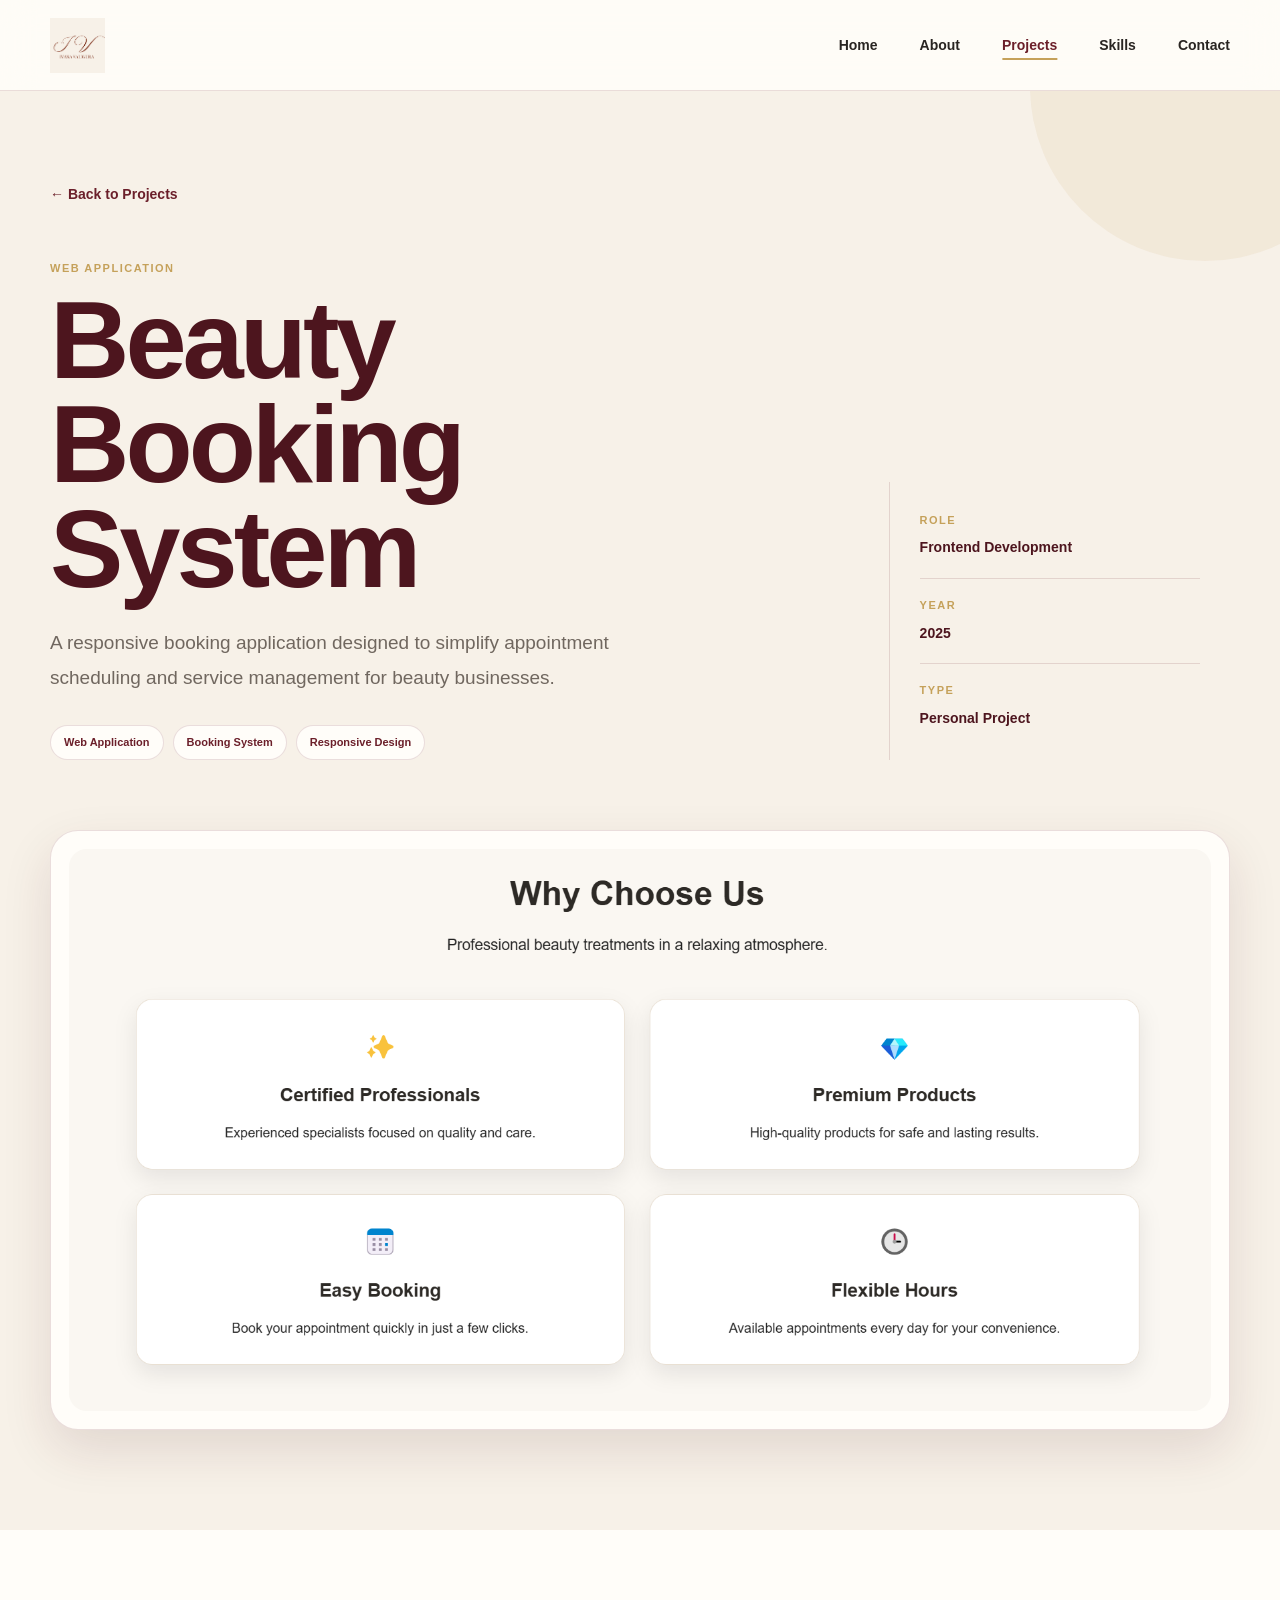
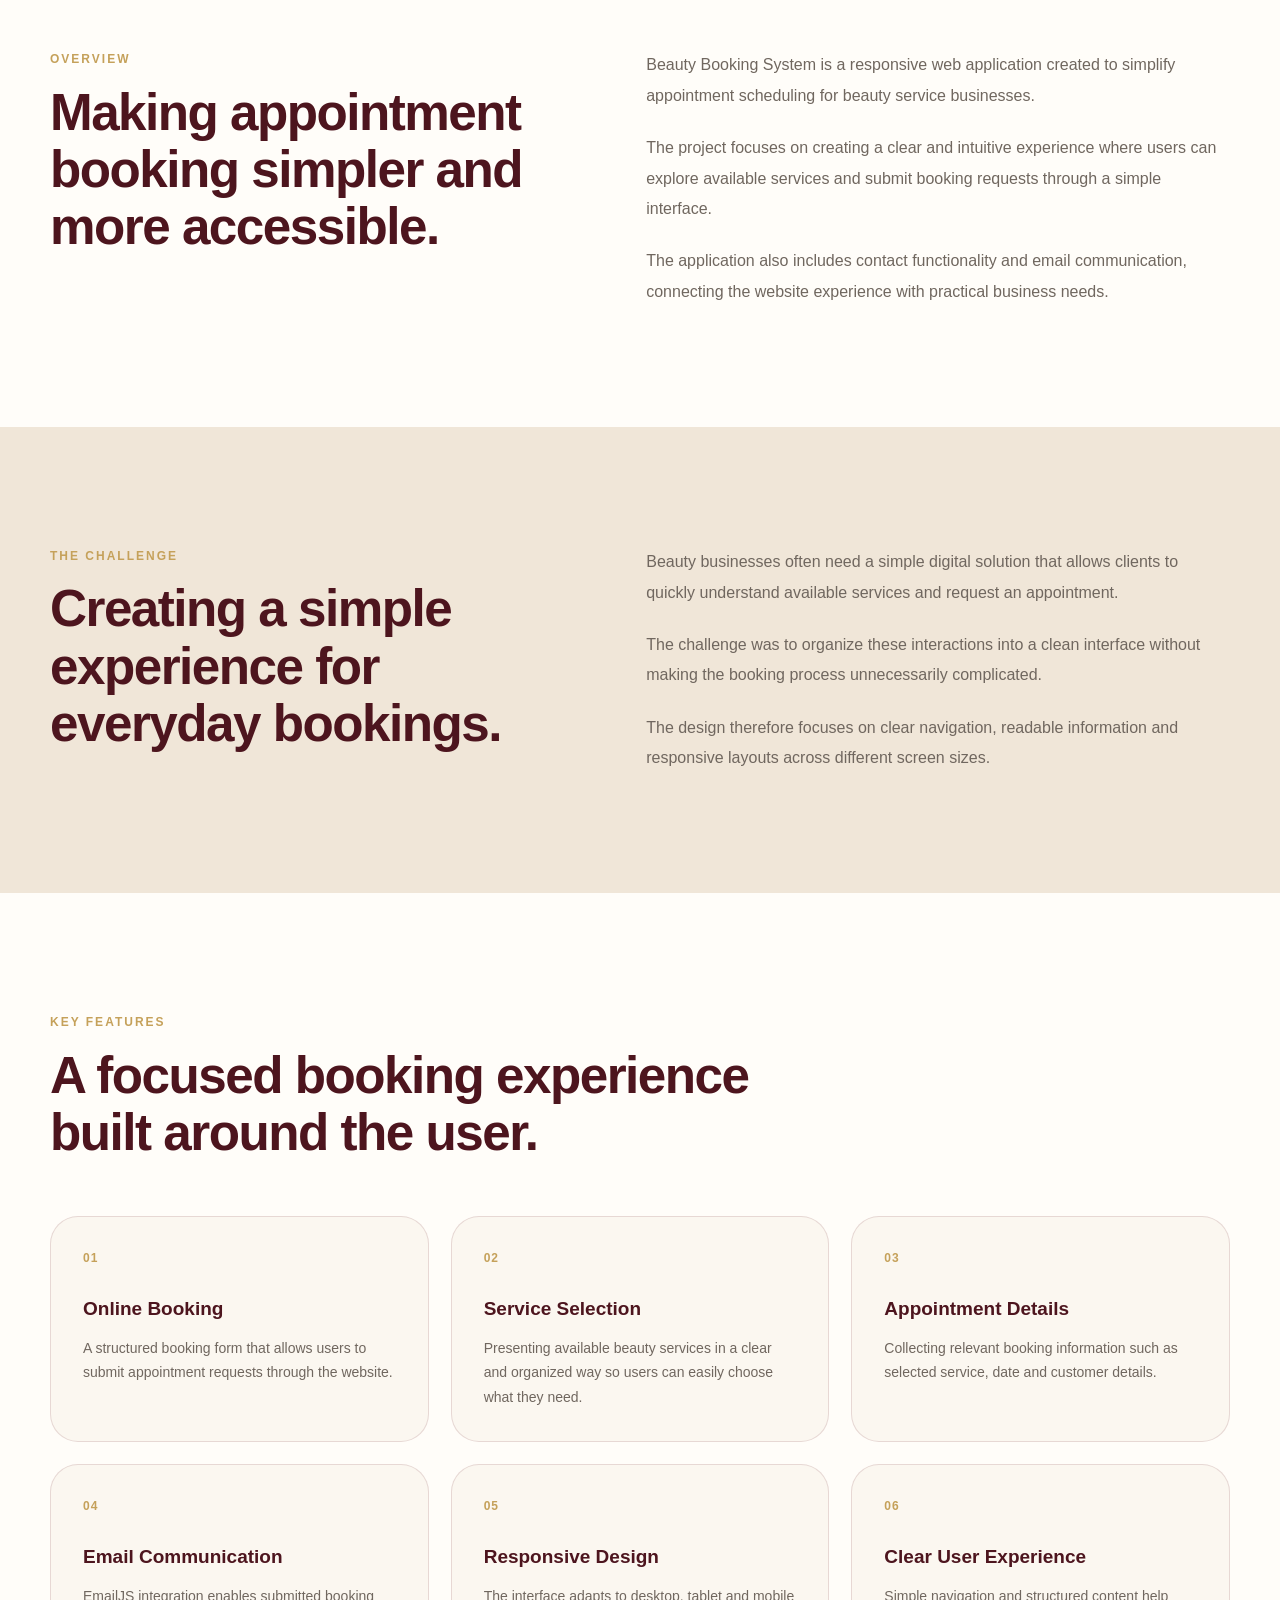
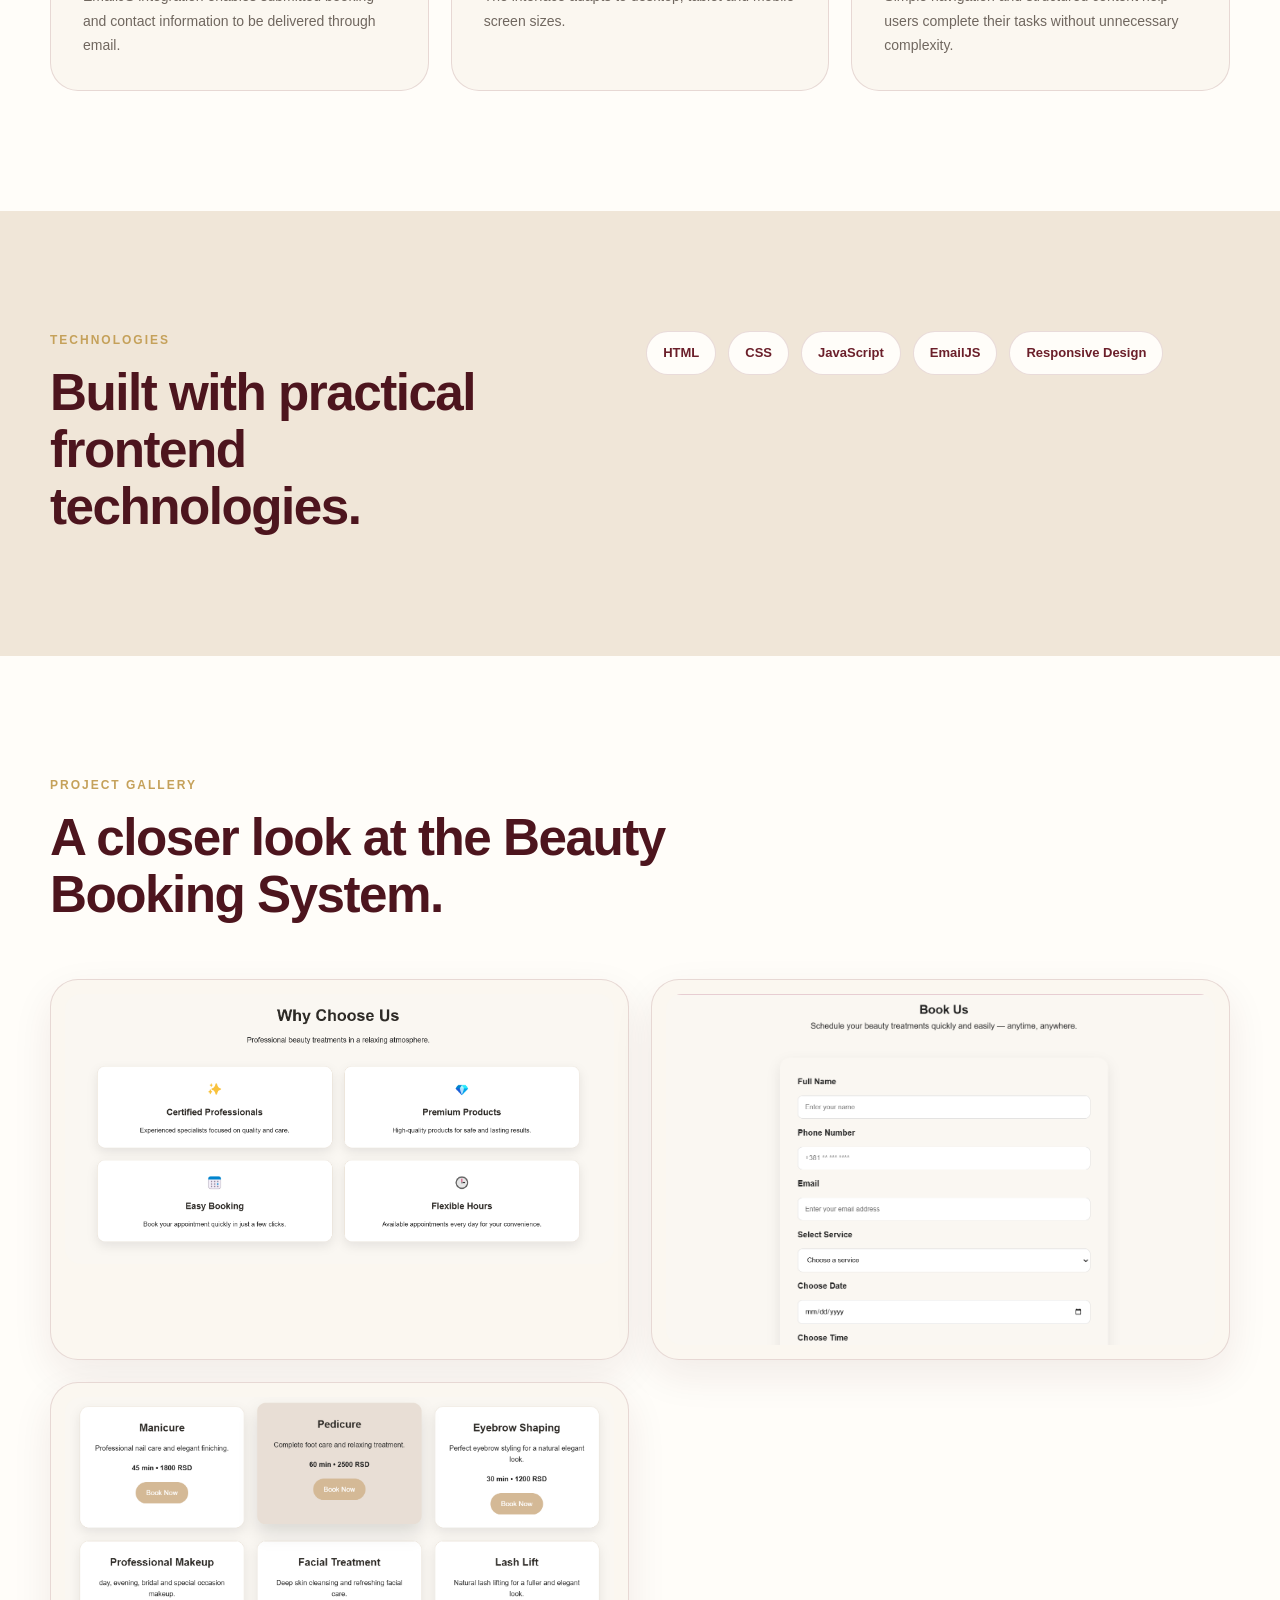
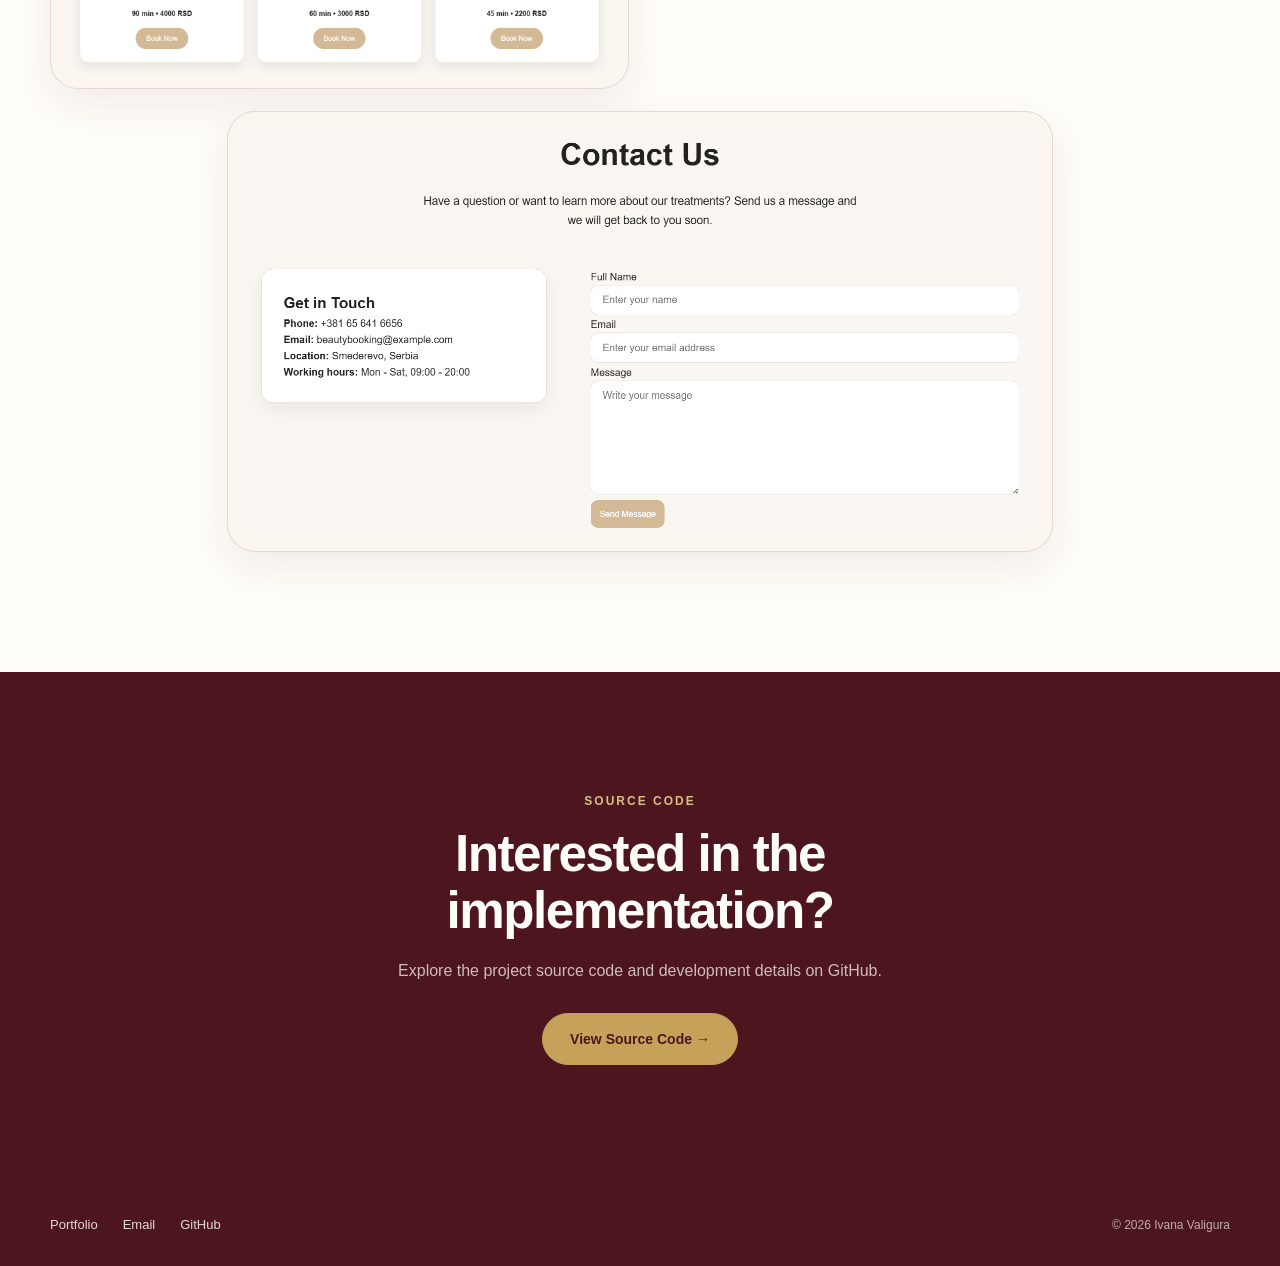
<file: projects/beauty-booking.html>
<!DOCTYPE html>
<html lang="en">

<head>
    <meta charset="UTF-8">
    <meta name="viewport" content="width=device-width, initial-scale=1.0">

    <title>Beauty Booking System | Ivana Valigura</title>

    <link
        rel="icon"
        type="image/png"
        href="../assets/logo.png"
    >

    <!-- Main portfolio styles -->
    <link
        rel="stylesheet"
        href="../style.css"
    >

    <!-- Project details styles -->
    <link
        rel="stylesheet"
        href="../css/project-details.css"
    >
</head>

<body>

    <!-- =========================================
         HEADER
    ========================================== -->

    <header class="header">

        <nav class="navBar">

            <div class="container">

                <a
                    href="../index.html"
                    class="nav__logo"
                >
                    <img
                        src="../assets/logo.png"
                        alt="Ivana Valigura logo"
                    >
                </a>


                <ul class="nav__list">

                    <li>
                        <a href="../index.html#home">
                            Home
                        </a>
                    </li>

                    <li>
                        <a href="../index.html#about">
                            About
                        </a>
                    </li>

                    <li>
                        <a
                            href="../index.html#projects"
                            class="active"
                        >
                            Projects
                        </a>
                    </li>

                    <li>
                        <a href="../index.html#skills">
                            Skills
                        </a>
                    </li>

                    <li>
                        <a href="../index.html#contact">
                            Contact
                        </a>
                    </li>

                </ul>


                <button
                    class="hamburger"
                    aria-label="Open navigation"
                >

                    <span></span>
                    <span></span>
                    <span></span>

                </button>

            </div>

        </nav>

    </header>


    <!-- =========================================
         PROJECT HERO
    ========================================== -->

    <main>

        <section class="project-hero">

            <div class="container">

                <a
                    href="../index.html#projects"
                    class="back-link"
                >
                    ← Back to Projects
                </a>


                <div class="project-hero__content">

                    <div class="project-hero__text">

                        <p class="project-label">
                            WEB APPLICATION
                        </p>

                        <h1>
                            Beauty Booking System
                        </h1>

                        <p class="project-hero__subtitle">
                            A responsive booking application designed
                            to simplify appointment scheduling and
                            service management for beauty businesses.
                        </p>


                        <div class="project-hero__tags">

                            <span>
                                Web Application
                            </span>

                            <span>
                                Booking System
                            </span>

                            <span>
                                Responsive Design
                            </span>

                        </div>

                    </div>


                    <div class="project-hero__meta">

                        <div>

                            <span>
                                Role
                            </span>

                            <strong>
                                Frontend Development
                            </strong>

                        </div>


                        <div>

                            <span>
                                Year
                            </span>

                            <strong>
                                2025
                            </strong>

                        </div>


                        <div>

                            <span>
                                Type
                            </span>

                            <strong>
                                Personal Project
                            </strong>

                        </div>

                    </div>

                </div>

            </div>

        </section>


        <!-- =========================================
             PROJECT PREVIEW
        ========================================== -->

        <section class="project-preview">

            <div class="container">

                <div class="project-main-image">

                    <img
                        src="../assets/bbs-home.png"
                        alt="Beauty Booking System homepage"
                    >

                </div>

            </div>

        </section>


        <!-- =========================================
             OVERVIEW
        ========================================== -->

        <section class="project-section">

            <div class="container">

                <div class="project-section__grid">

                    <div>

                        <p class="section-label">
                            OVERVIEW
                        </p>

                        <h2>
                            Making appointment booking
                            simpler and more accessible.
                        </h2>

                    </div>


                    <div class="project-section__text">

                        <p>
                            Beauty Booking System is a responsive
                            web application created to simplify
                            appointment scheduling for beauty
                            service businesses.
                        </p>

                        <p>
                            The project focuses on creating a clear
                            and intuitive experience where users can
                            explore available services and submit
                            booking requests through a simple
                            interface.
                        </p>

                        <p>
                            The application also includes contact
                            functionality and email communication,
                            connecting the website experience with
                            practical business needs.
                        </p>

                    </div>

                </div>

            </div>

        </section>


        <!-- =========================================
             THE CHALLENGE
        ========================================== -->

        <section class="project-section project-section--soft">

            <div class="container">

                <div class="project-section__grid">

                    <div>

                        <p class="section-label">
                            THE CHALLENGE
                        </p>

                        <h2>
                            Creating a simple experience
                            for everyday bookings.
                        </h2>

                    </div>


                    <div class="project-section__text">

                        <p>
                            Beauty businesses often need a simple
                            digital solution that allows clients
                            to quickly understand available services
                            and request an appointment.
                        </p>

                        <p>
                            The challenge was to organize these
                            interactions into a clean interface
                            without making the booking process
                            unnecessarily complicated.
                        </p>

                        <p>
                            The design therefore focuses on clear
                            navigation, readable information and
                            responsive layouts across different
                            screen sizes.
                        </p>

                    </div>

                </div>

            </div>

        </section>


        <!-- =========================================
             KEY FEATURES
        ========================================== -->

        <section class="project-section">

            <div class="container">

                <div class="project-section__header">

                    <p class="section-label">
                        KEY FEATURES
                    </p>

                    <h2>
                        A focused booking experience
                        built around the user.
                    </h2>

                </div>


                <div class="feature-grid">


                    <article class="feature-card">

                        <span>
                            01
                        </span>

                        <h3>
                            Online Booking
                        </h3>

                        <p>
                            A structured booking form that allows
                            users to submit appointment requests
                            through the website.
                        </p>

                    </article>


                    <article class="feature-card">

                        <span>
                            02
                        </span>

                        <h3>
                            Service Selection
                        </h3>

                        <p>
                            Presenting available beauty services
                            in a clear and organized way so users
                            can easily choose what they need.
                        </p>

                    </article>


                    <article class="feature-card">

                        <span>
                            03
                        </span>

                        <h3>
                            Appointment Details
                        </h3>

                        <p>
                            Collecting relevant booking information
                            such as selected service, date and
                            customer details.
                        </p>

                    </article>


                    <article class="feature-card">

                        <span>
                            04
                        </span>

                        <h3>
                            Email Communication
                        </h3>

                        <p>
                            EmailJS integration enables submitted
                            booking and contact information to be
                            delivered through email.
                        </p>

                    </article>


                    <article class="feature-card">

                        <span>
                            05
                        </span>

                        <h3>
                            Responsive Design
                        </h3>

                        <p>
                            The interface adapts to desktop,
                            tablet and mobile screen sizes.
                        </p>

                    </article>


                    <article class="feature-card">

                        <span>
                            06
                        </span>

                        <h3>
                            Clear User Experience
                        </h3>

                        <p>
                            Simple navigation and structured content
                            help users complete their tasks without
                            unnecessary complexity.
                        </p>

                    </article>


                </div>

            </div>

        </section>


        <!-- =========================================
             TECHNOLOGIES
        ========================================== -->

        <section class="project-section project-section--soft">

            <div class="container">

                <div class="project-section__grid">

                    <div>

                        <p class="section-label">
                            TECHNOLOGIES
                        </p>

                        <h2>
                            Built with practical
                            frontend technologies.
                        </h2>

                    </div>


                    <div class="technology-list">

                        <span>
                            HTML
                        </span>

                        <span>
                            CSS
                        </span>

                        <span>
                            JavaScript
                        </span>

                        <span>
                            EmailJS
                        </span>

                        <span>
                            Responsive Design
                        </span>

                    </div>

                </div>

            </div>

        </section>


        <!-- =========================================
             PROJECT GALLERY
        ========================================== -->

        <section class="project-section">

            <div class="container">

                <div class="project-section__header">

                    <p class="section-label">
                        PROJECT GALLERY
                    </p>

                    <h2>
                        A closer look at the
                        Beauty Booking System.
                    </h2>

                </div>


                <div class="project-gallery-grid">


                    <div class="project-gallery-item">

                        <img
                            src="../assets/bbs-home.png"
                            alt="Beauty Booking System homepage"
                        >

                    </div>


                    <div class="project-gallery-item">

                        <img
                            src="../assets/bbs-book.png"
                            alt="Beauty Booking System booking page"
                        >

                    </div>


                    <div class="project-gallery-item">

                        <img
                            src="../assets/bbs-services.png"
                            alt="Beauty Booking System services page"
                        >

                    </div>


                    <div class="project-gallery-item">

                        <img
                            src="../assets/bbs-contact.png"
                            alt="Beauty Booking System contact page"
                        >

                    </div>


                </div>

            </div>

        </section>


        <!-- =========================================
             SOURCE CODE
        ========================================== -->

        <section class="project-cta">

            <div class="container">

                <div class="project-cta__content">

                    <p class="section-label">
                        SOURCE CODE
                    </p>

                    <h2>
                        Interested in the implementation?
                    </h2>

                    <p>
                        Explore the project source code and
                        development details on GitHub.
                    </p>

                    <a
                        href="https://github.com/ivanavaligura3"
                        target="_blank"
                        rel="noopener noreferrer"
                        class="btn"
                    >
                        View Source Code →
                    </a>

                </div>

            </div>

        </section>

    </main>


    <!-- =========================================
         FOOTER
    ========================================== -->

    <footer class="footer">

        <div class="container">

            <div class="footer__links">

                <a href="../index.html">
                    Portfolio
                </a>

                <a href="mailto:ivanavaligura3@gmail.com">
                    Email
                </a>

                <a
                    href="https://github.com/ivanavaligura3"
                    target="_blank"
                    rel="noopener noreferrer"
                >
                    GitHub
                </a>

            </div>


            <p class="footer__copy">
                © 2026 Ivana Valigura
            </p>

        </div>

    </footer>


    <!-- =========================================
         SCRIPT
    ========================================== -->

    <script src="../script.js"></script>

</body>

</html>
</file>
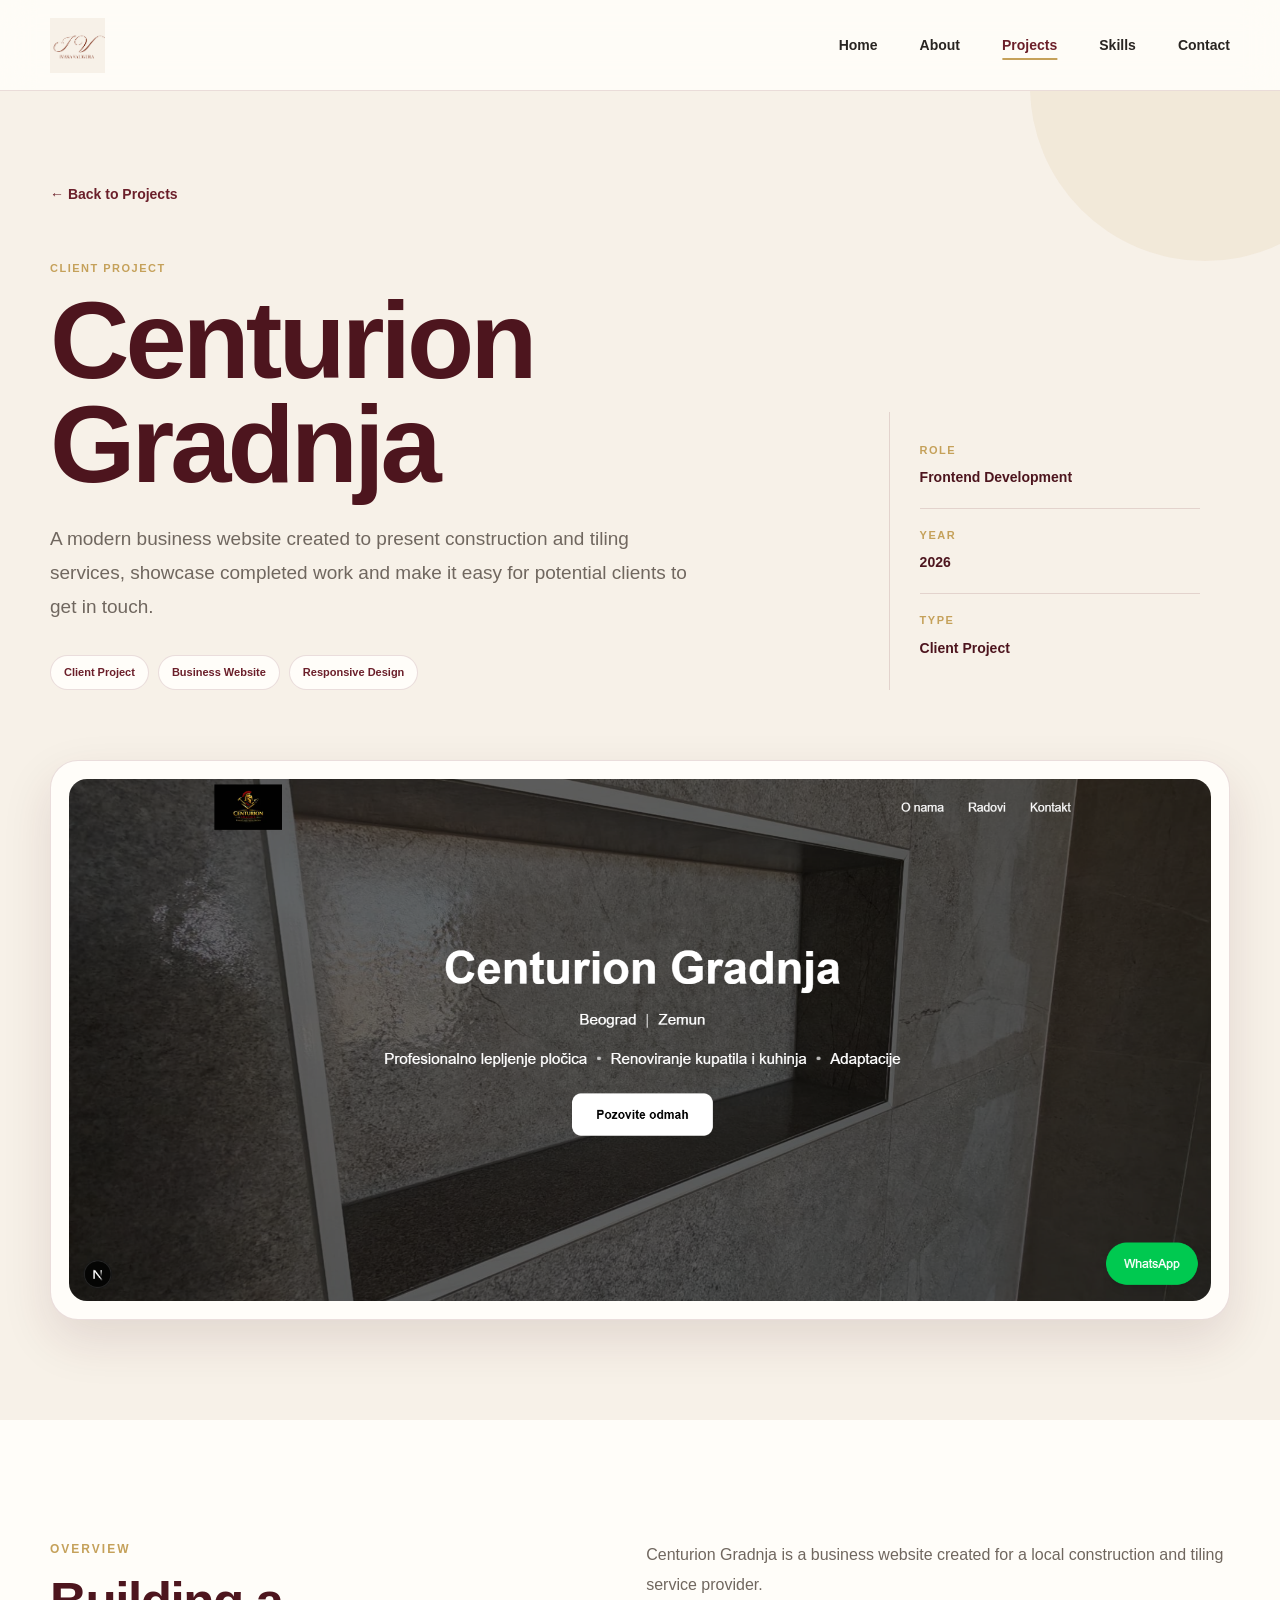
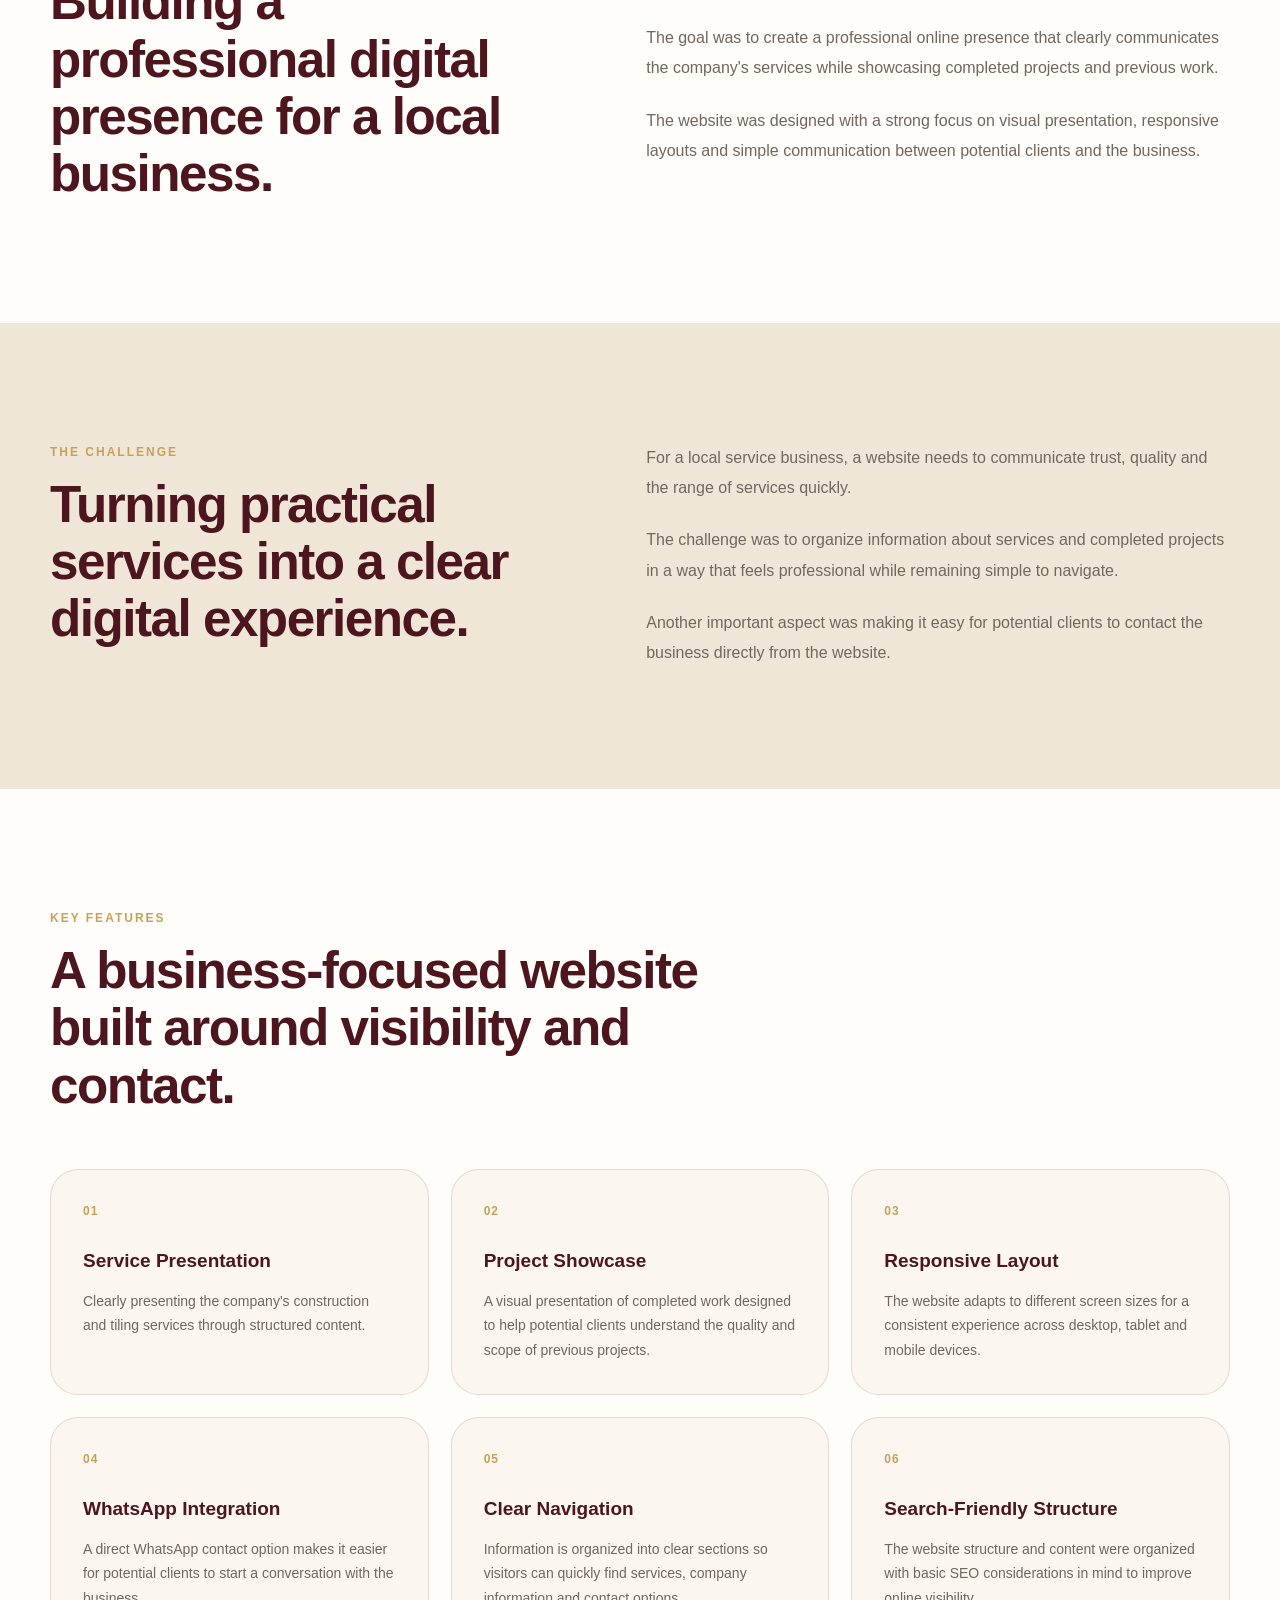
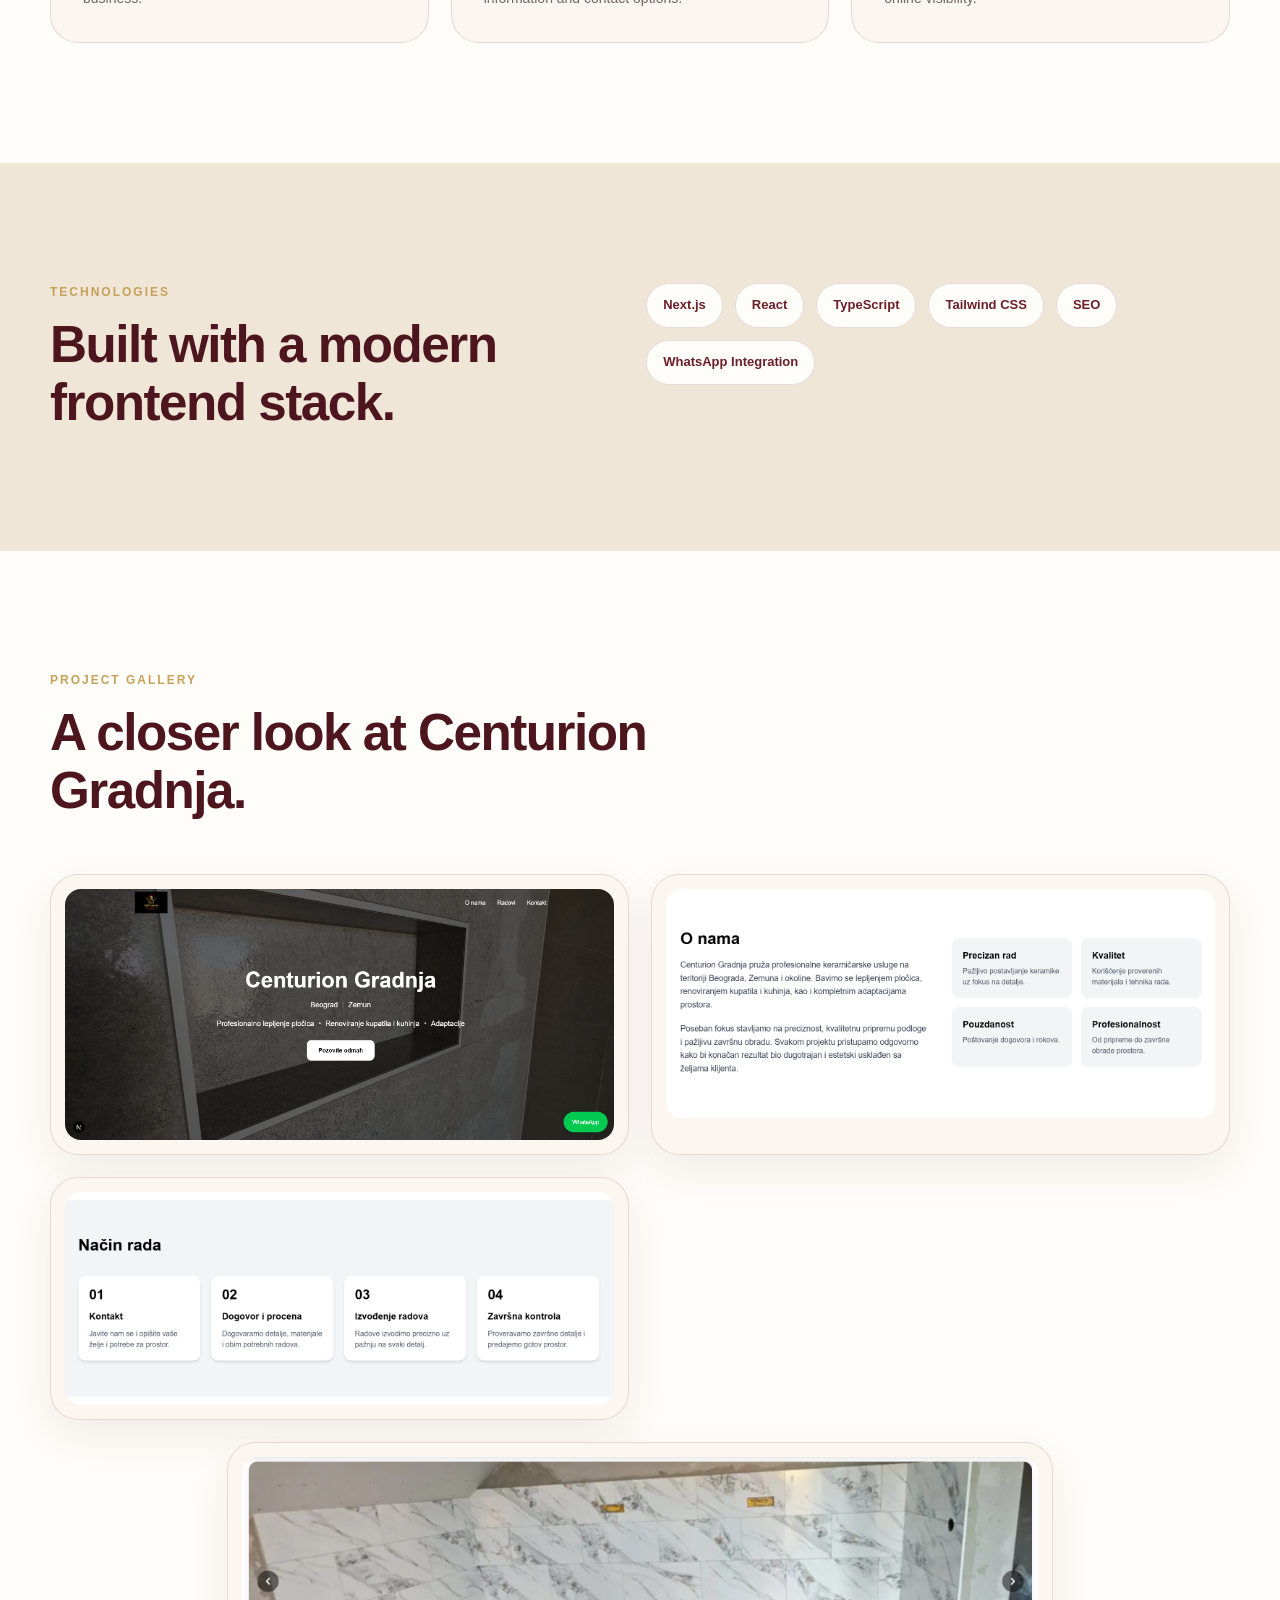
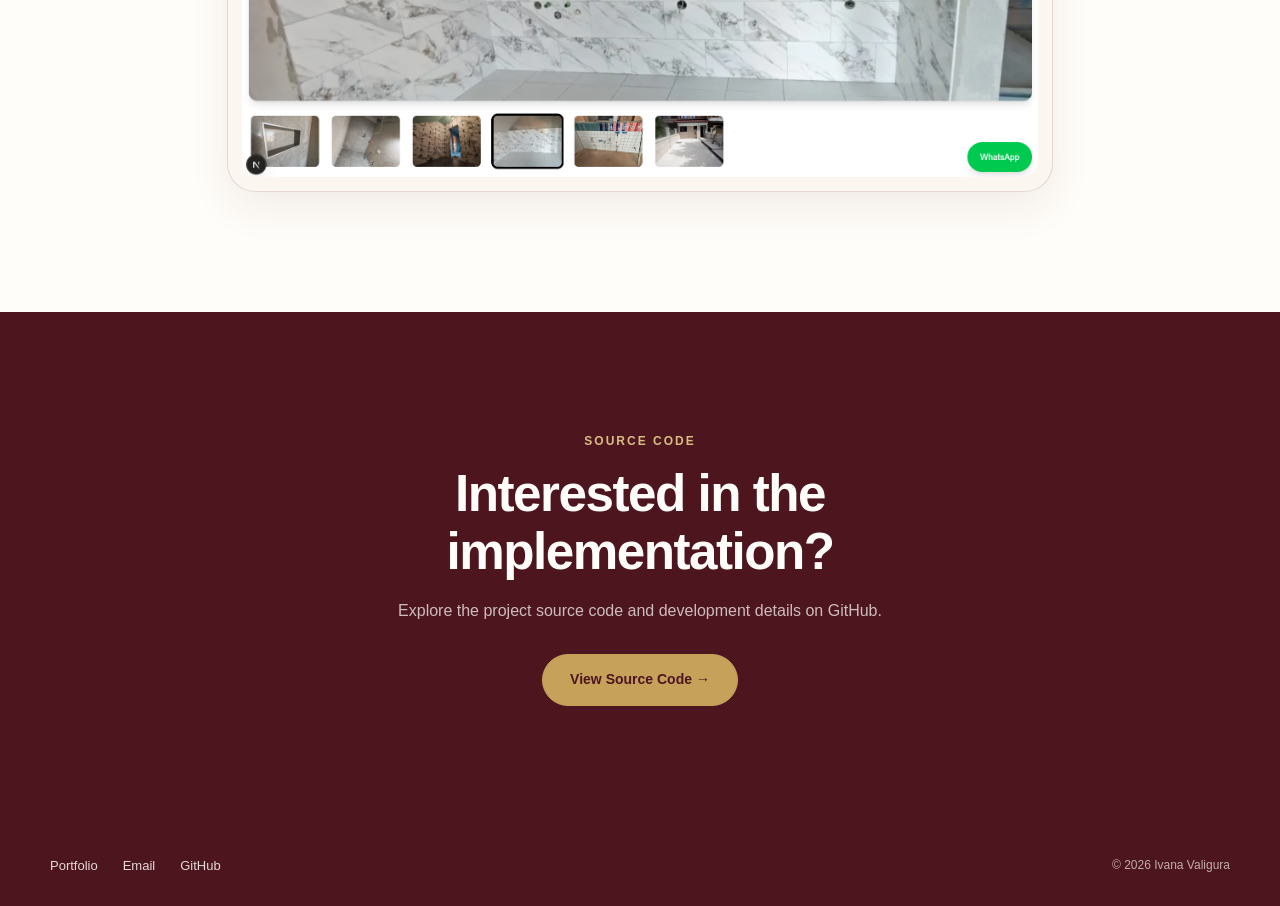
<file: projects/centurion.html>
<!DOCTYPE html>
<html lang="en">

<head>
    <meta charset="UTF-8">
    <meta name="viewport" content="width=device-width, initial-scale=1.0">

    <title>Centurion Gradnja | Ivana Valigura</title>

    <link
        rel="icon"
        type="image/png"
        href="../assets/logo.png"
    >

    <!-- Main portfolio styles -->
    <link
        rel="stylesheet"
        href="../style.css"
    >

    <!-- Project details styles -->
    <link
        rel="stylesheet"
        href="../css/project-details.css"
    >
</head>

<body>

    <!-- =========================================
         HEADER
    ========================================== -->

    <header class="header">

        <nav class="navBar">

            <div class="container">

                <a
                    href="../index.html"
                    class="nav__logo"
                >
                    <img
                        src="../assets/logo.png"
                        alt="Ivana Valigura logo"
                    >
                </a>


                <ul class="nav__list">

                    <li>
                        <a href="../index.html#home">
                            Home
                        </a>
                    </li>

                    <li>
                        <a href="../index.html#about">
                            About
                        </a>
                    </li>

                    <li>
                        <a
                            href="../index.html#projects"
                            class="active"
                        >
                            Projects
                        </a>
                    </li>

                    <li>
                        <a href="../index.html#skills">
                            Skills
                        </a>
                    </li>

                    <li>
                        <a href="../index.html#contact">
                            Contact
                        </a>
                    </li>

                </ul>


                <button
                    class="hamburger"
                    aria-label="Open navigation"
                >

                    <span></span>
                    <span></span>
                    <span></span>

                </button>

            </div>

        </nav>

    </header>


    <!-- =========================================
         PROJECT HERO
    ========================================== -->

    <main>

        <section class="project-hero">

            <div class="container">

                <a
                    href="../index.html#projects"
                    class="back-link"
                >
                    ← Back to Projects
                </a>


                <div class="project-hero__content">

                    <div class="project-hero__text">

                        <p class="project-label">
                            CLIENT PROJECT
                        </p>

                        <h1>
                            Centurion Gradnja
                        </h1>

                        <p class="project-hero__subtitle">
                            A modern business website created to
                            present construction and tiling services,
                            showcase completed work and make it easy
                            for potential clients to get in touch.
                        </p>


                        <div class="project-hero__tags">

                            <span>
                                Client Project
                            </span>

                            <span>
                                Business Website
                            </span>

                            <span>
                                Responsive Design
                            </span>

                        </div>

                    </div>


                    <div class="project-hero__meta">

                        <div>

                            <span>
                                Role
                            </span>

                            <strong>
                                Frontend Development
                            </strong>

                        </div>


                        <div>

                            <span>
                                Year
                            </span>

                            <strong>
                                2026
                            </strong>

                        </div>


                        <div>

                            <span>
                                Type
                            </span>

                            <strong>
                                Client Project
                            </strong>

                        </div>

                    </div>

                </div>

            </div>

        </section>


        <!-- =========================================
             PROJECT PREVIEW
        ========================================== -->

        <section class="project-preview">

            <div class="container">

                <div class="project-main-image">

                    <img
                        src="../assets/centurion.png"
                        alt="Centurion Gradnja business website"
                    >

                </div>

            </div>

        </section>


        <!-- =========================================
             OVERVIEW
        ========================================== -->

        <section class="project-section">

            <div class="container">

                <div class="project-section__grid">

                    <div>

                        <p class="section-label">
                            OVERVIEW
                        </p>

                        <h2>
                            Building a professional
                            digital presence for a local business.
                        </h2>

                    </div>


                    <div class="project-section__text">

                        <p>
                            Centurion Gradnja is a business website
                            created for a local construction and
                            tiling service provider.
                        </p>

                        <p>
                            The goal was to create a professional
                            online presence that clearly communicates
                            the company's services while showcasing
                            completed projects and previous work.
                        </p>

                        <p>
                            The website was designed with a strong
                            focus on visual presentation, responsive
                            layouts and simple communication between
                            potential clients and the business.
                        </p>

                    </div>

                </div>

            </div>

        </section>


        <!-- =========================================
             THE CHALLENGE
        ========================================== -->

        <section class="project-section project-section--soft">

            <div class="container">

                <div class="project-section__grid">

                    <div>

                        <p class="section-label">
                            THE CHALLENGE
                        </p>

                        <h2>
                            Turning practical services
                            into a clear digital experience.
                        </h2>

                    </div>


                    <div class="project-section__text">

                        <p>
                            For a local service business, a website
                            needs to communicate trust, quality and
                            the range of services quickly.
                        </p>

                        <p>
                            The challenge was to organize information
                            about services and completed projects in
                            a way that feels professional while
                            remaining simple to navigate.
                        </p>

                        <p>
                            Another important aspect was making it
                            easy for potential clients to contact the
                            business directly from the website.
                        </p>

                    </div>

                </div>

            </div>

        </section>


        <!-- =========================================
             KEY FEATURES
        ========================================== -->

        <section class="project-section">

            <div class="container">

                <div class="project-section__header">

                    <p class="section-label">
                        KEY FEATURES
                    </p>

                    <h2>
                        A business-focused website
                        built around visibility and contact.
                    </h2>

                </div>


                <div class="feature-grid">


                    <article class="feature-card">

                        <span>
                            01
                        </span>

                        <h3>
                            Service Presentation
                        </h3>

                        <p>
                            Clearly presenting the company's
                            construction and tiling services
                            through structured content.
                        </p>

                    </article>


                    <article class="feature-card">

                        <span>
                            02
                        </span>

                        <h3>
                            Project Showcase
                        </h3>

                        <p>
                            A visual presentation of completed
                            work designed to help potential clients
                            understand the quality and scope of
                            previous projects.
                        </p>

                    </article>


                    <article class="feature-card">

                        <span>
                            03
                        </span>

                        <h3>
                            Responsive Layout
                        </h3>

                        <p>
                            The website adapts to different screen
                            sizes for a consistent experience across
                            desktop, tablet and mobile devices.
                        </p>

                    </article>


                    <article class="feature-card">

                        <span>
                            04
                        </span>

                        <h3>
                            WhatsApp Integration
                        </h3>

                        <p>
                            A direct WhatsApp contact option makes
                            it easier for potential clients to start
                            a conversation with the business.
                        </p>

                    </article>


                    <article class="feature-card">

                        <span>
                            05
                        </span>

                        <h3>
                            Clear Navigation
                        </h3>

                        <p>
                            Information is organized into clear
                            sections so visitors can quickly find
                            services, company information and contact
                            options.
                        </p>

                    </article>


                    <article class="feature-card">

                        <span>
                            06
                        </span>

                        <h3>
                            Search-Friendly Structure
                        </h3>

                        <p>
                            The website structure and content were
                            organized with basic SEO considerations
                            in mind to improve online visibility.
                        </p>

                    </article>


                </div>

            </div>

        </section>


        <!-- =========================================
             TECHNOLOGIES
        ========================================== -->

        <section class="project-section project-section--soft">

            <div class="container">

                <div class="project-section__grid">

                    <div>

                        <p class="section-label">
                            TECHNOLOGIES
                        </p>

                        <h2>
                            Built with a modern
                            frontend stack.
                        </h2>

                    </div>


                    <div class="technology-list">

                        <span>
                            Next.js
                        </span>

                        <span>
                            React
                        </span>

                        <span>
                            TypeScript
                        </span>

                        <span>
                            Tailwind CSS
                        </span>

                        <span>
                            SEO
                        </span>

                        <span>
                            WhatsApp Integration
                        </span>

                    </div>

                </div>

            </div>

        </section>


        <!-- =========================================
             PROJECT GALLERY
        ========================================== -->

        <section class="project-section">

            <div class="container">

                <div class="project-section__header">

                    <p class="section-label">
                        PROJECT GALLERY
                    </p>

                    <h2>
                        A closer look at
                        Centurion Gradnja.
                    </h2>

                </div>


                <div class="project-gallery-grid">


                    <div class="project-gallery-item">

                        <img
                            src="../assets/centurion.png"
                            alt="Centurion Gradnja homepage"
                        >

                    </div>


                    <div class="project-gallery-item">

                        <img
                            src="../assets/centurion-about.png"
                            alt="Centurion Gradnja about section"
                        >

                    </div>


                    <div class="project-gallery-item">

                        <img
                            src="../assets/centurion-work.png"
                            alt="Centurion Gradnja services and work section"
                        >

                    </div>


                    <div class="project-gallery-item">

                        <img
                            src="../assets/centurion-pics.png"
                            alt="Centurion Gradnja project gallery"
                        >

                    </div>


                </div>

            </div>

        </section>


        <!-- =========================================
             SOURCE CODE
        ========================================== -->

        <section class="project-cta">

            <div class="container">

                <div class="project-cta__content">

                    <p class="section-label">
                        SOURCE CODE
                    </p>

                    <h2>
                        Interested in the implementation?
                    </h2>

                    <p>
                        Explore the project source code and
                        development details on GitHub.
                    </p>

                    <a
                        href="https://github.com/ivanavaligura3"
                        target="_blank"
                        rel="noopener noreferrer"
                        class="btn"
                    >
                        View Source Code →
                    </a>

                </div>

            </div>

        </section>

    </main>


    <!-- =========================================
         FOOTER
    ========================================== -->

    <footer class="footer">

        <div class="container">

            <div class="footer__links">

                <a href="../index.html">
                    Portfolio
                </a>

                <a href="mailto:ivanavaligura3@gmail.com">
                    Email
                </a>

                <a
                    href="https://github.com/ivanavaligura3"
                    target="_blank"
                    rel="noopener noreferrer"
                >
                    GitHub
                </a>

            </div>


            <p class="footer__copy">
                © 2026 Ivana Valigura
            </p>

        </div>

    </footer>


    <!-- =========================================
         SCRIPT
    ========================================== -->

    <script src="../script.js"></script>

</body>

</html>
</file>
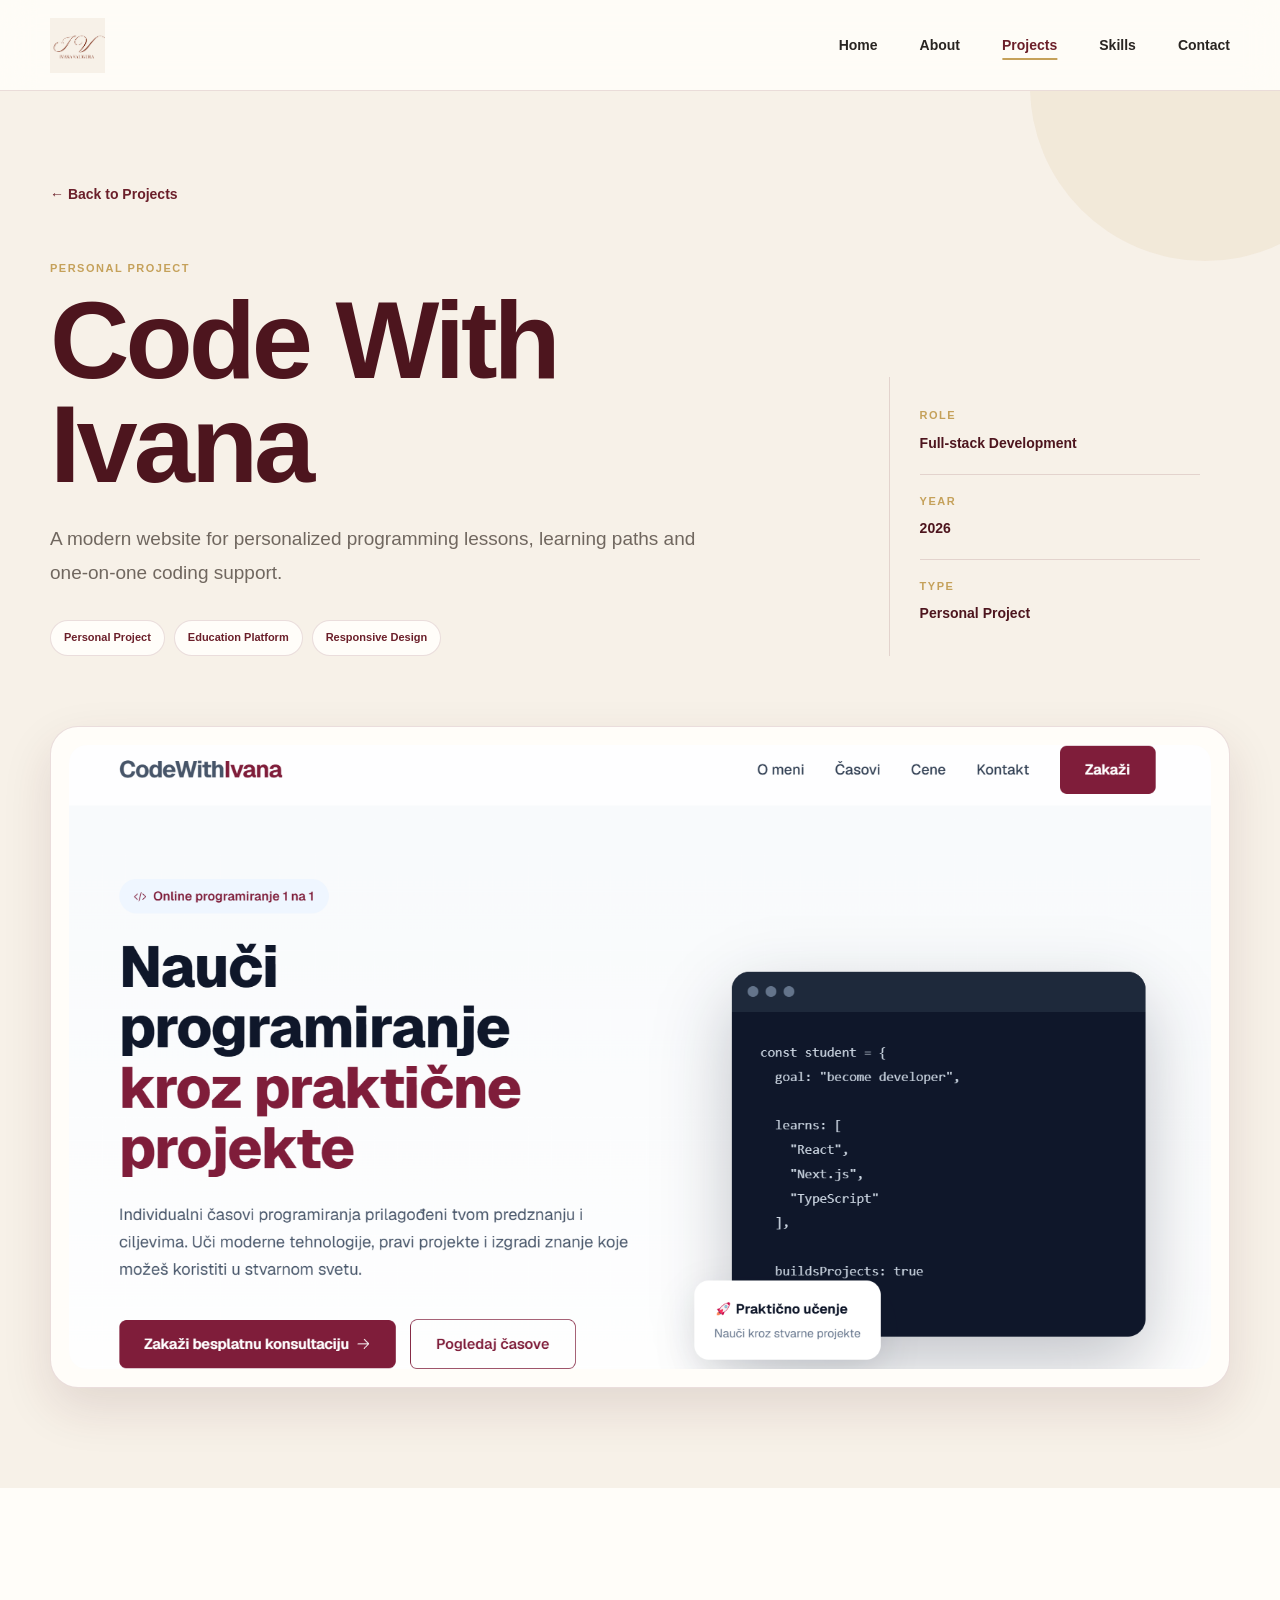
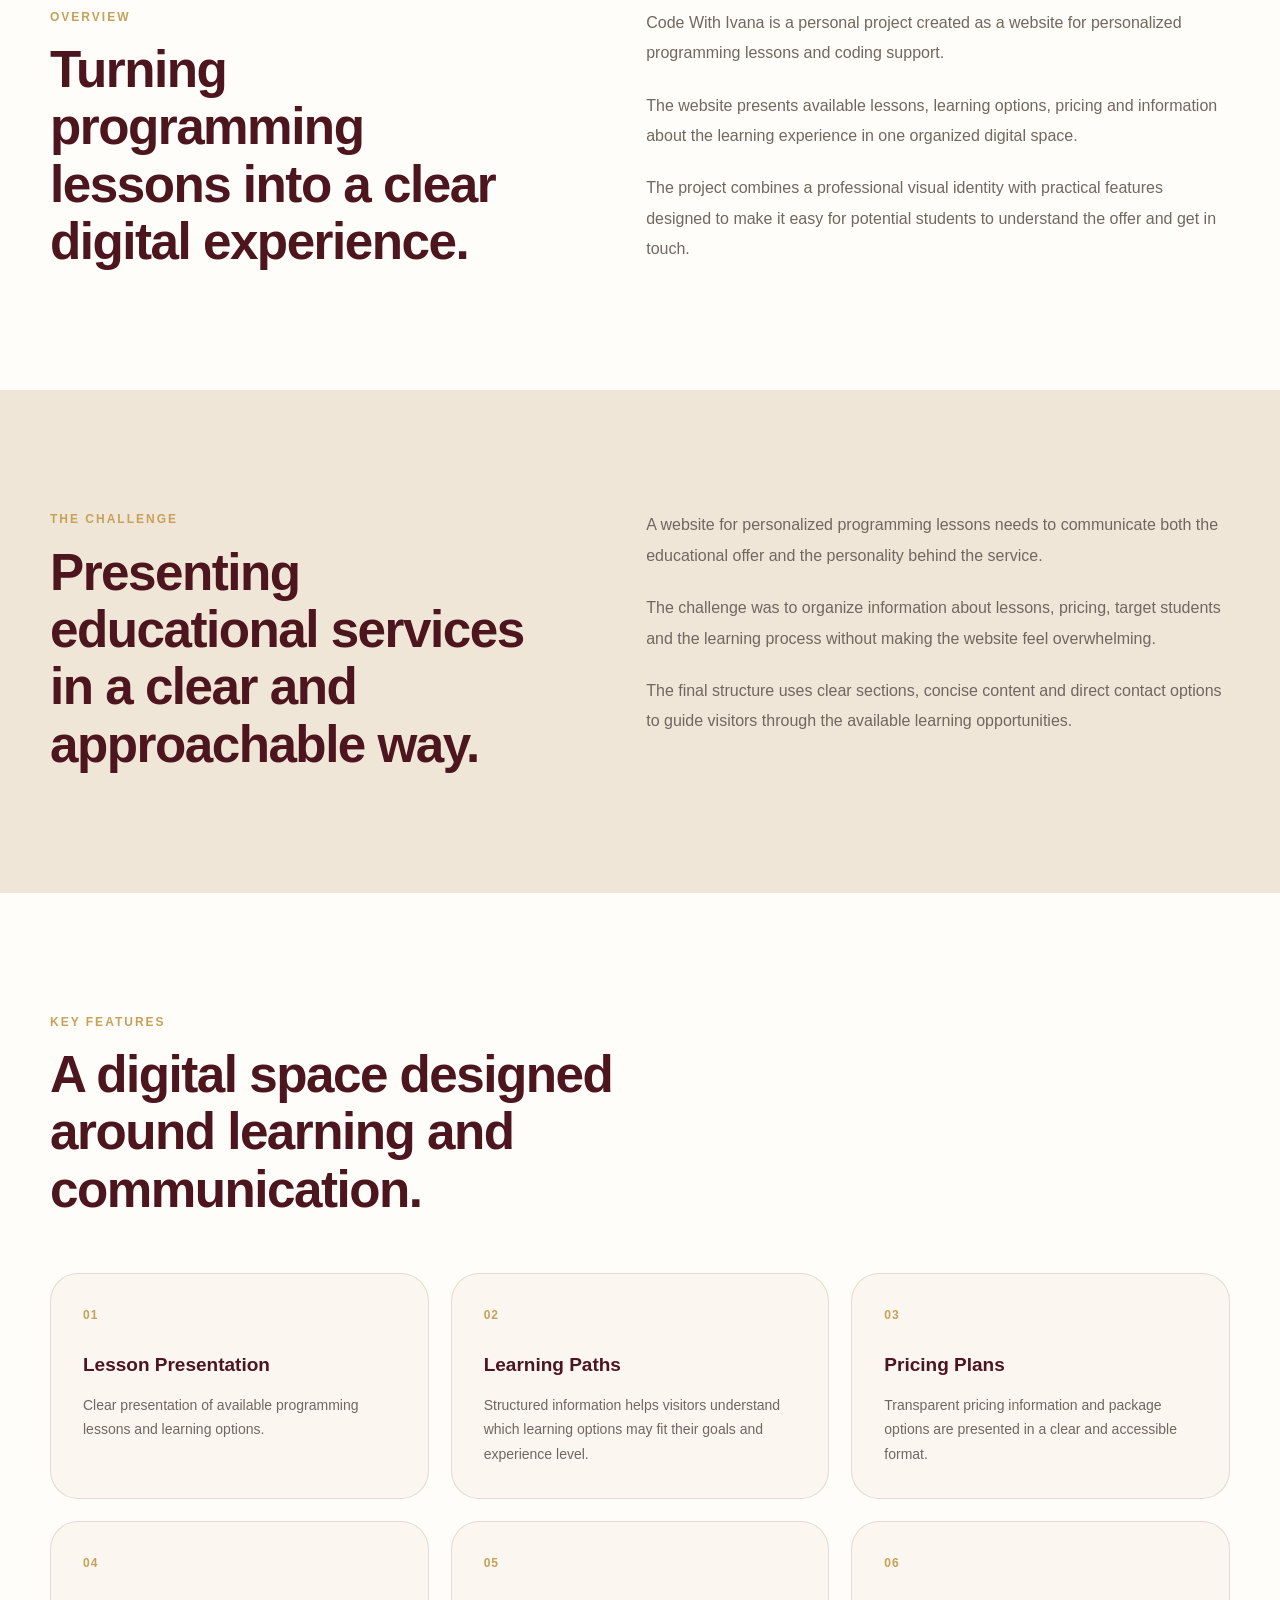
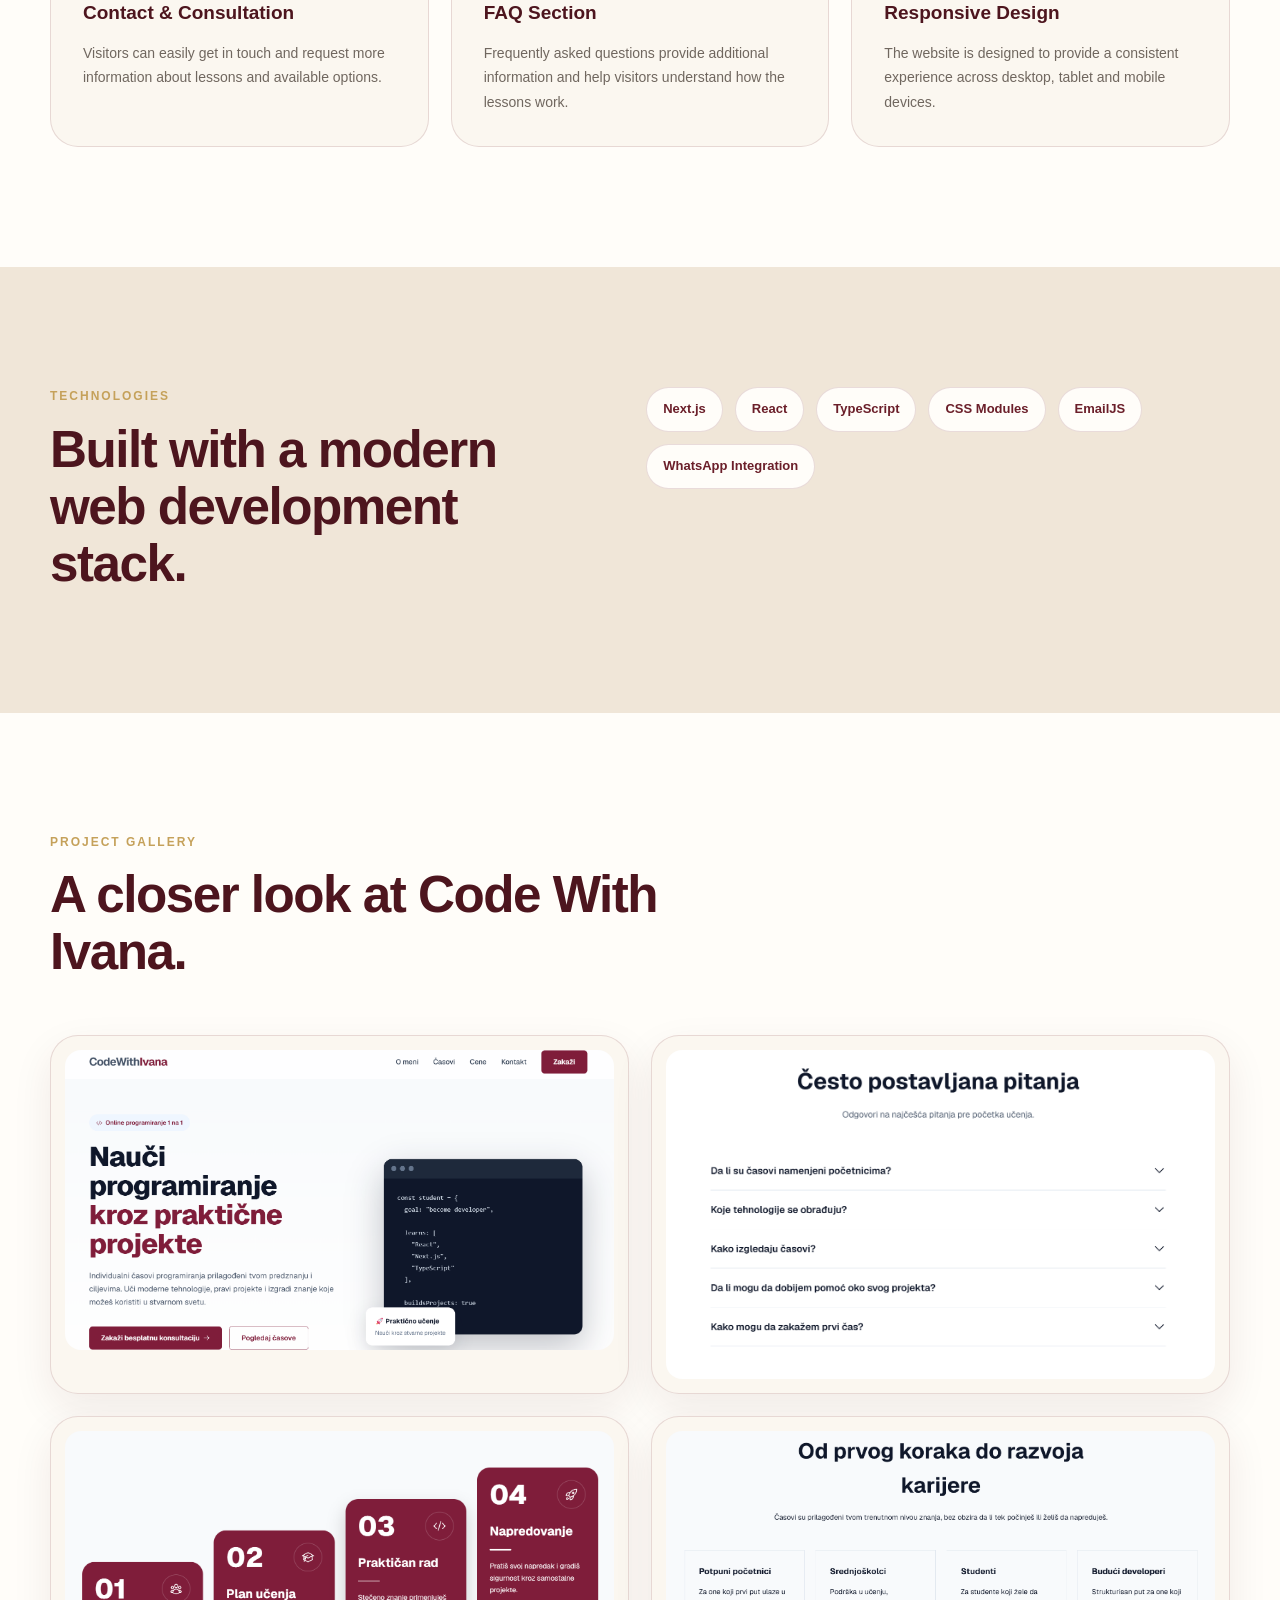
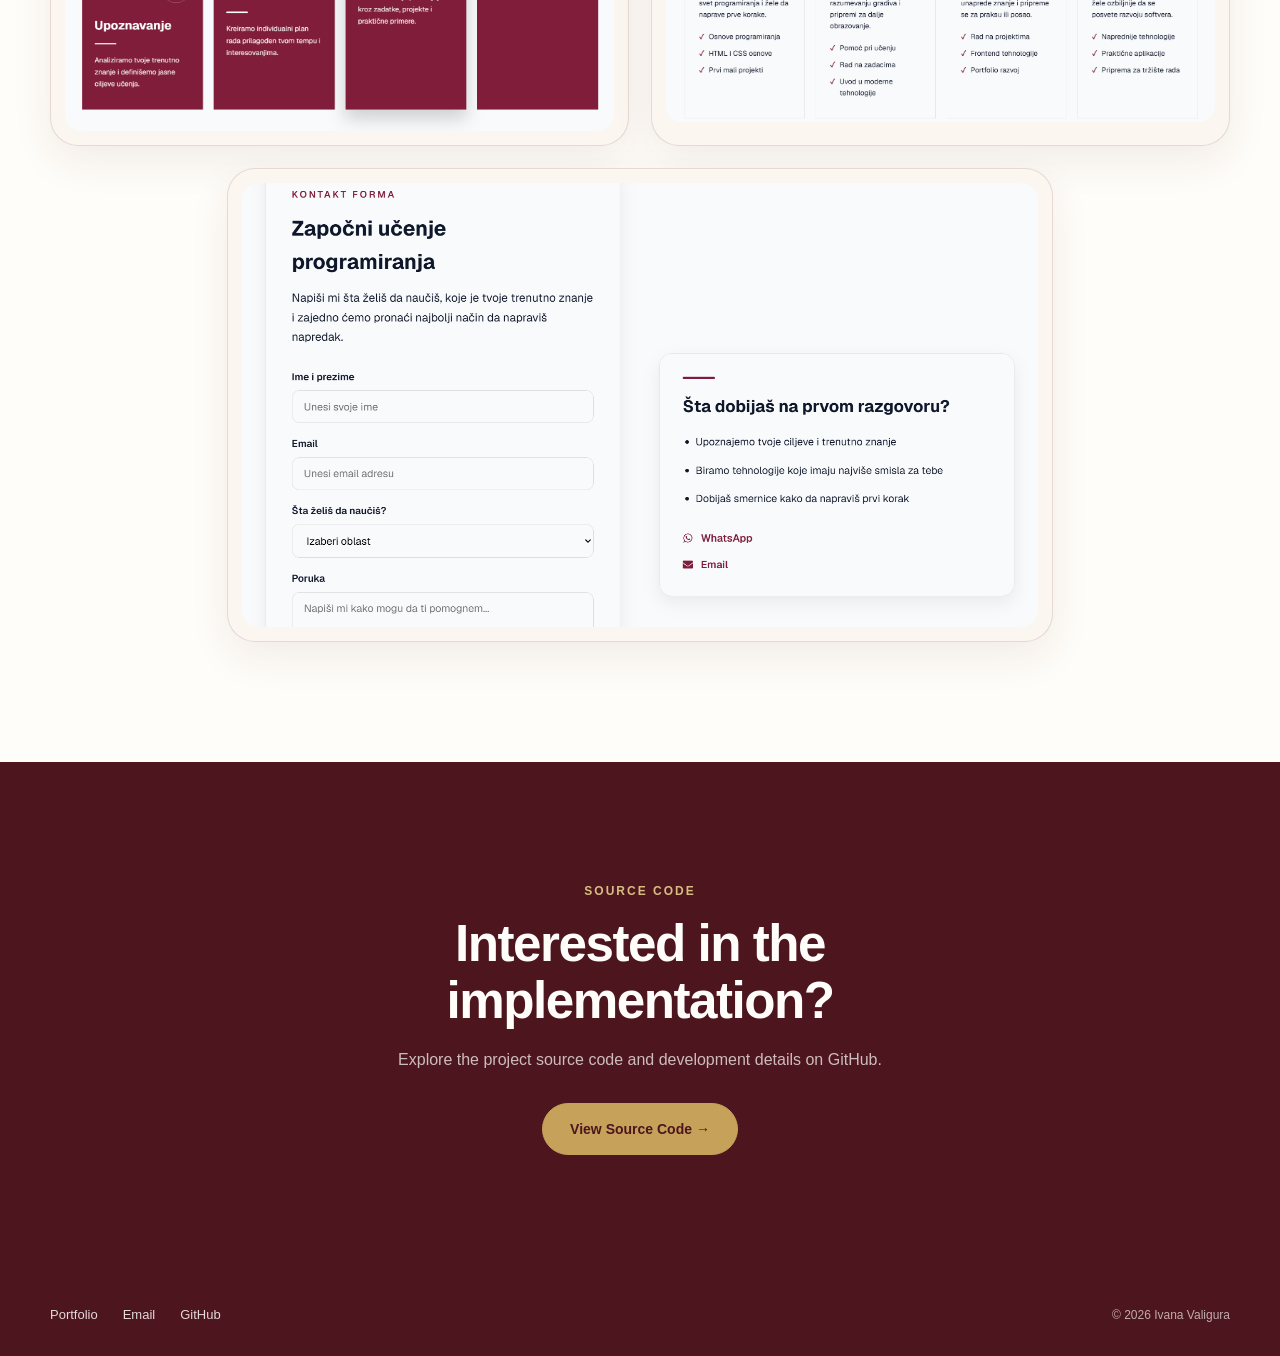
<file: projects/code-with-ivana.html>
<!DOCTYPE html>
<html lang="en">

<head>
    <meta charset="UTF-8">
    <meta
        name="viewport"
        content="width=device-width, initial-scale=1.0"
    >

    <title>Code With Ivana | Ivana Valigura</title>

    <link
        rel="icon"
        type="image/png"
        href="../assets/logo.png"
    >

    <!-- Main portfolio styles -->
    <link
        rel="stylesheet"
        href="../style.css"
    >

    <!-- Project details styles -->
    <link
        rel="stylesheet"
        href="../css/project-details.css"
    >
</head>

<body>

    <!-- =========================================
         HEADER
    ========================================== -->

    <header class="header">

        <nav class="navBar">

            <div class="container">

                <a
                    href="../index.html"
                    class="nav__logo"
                >
                    <img
                        src="../assets/logo.png"
                        alt="Ivana Valigura logo"
                    >
                </a>


                <ul class="nav__list">

                    <li>
                        <a href="../index.html#home">
                            Home
                        </a>
                    </li>

                    <li>
                        <a href="../index.html#about">
                            About
                        </a>
                    </li>

                    <li>
                        <a
                            href="../index.html#projects"
                            class="active"
                        >
                            Projects
                        </a>
                    </li>

                    <li>
                        <a href="../index.html#skills">
                            Skills
                        </a>
                    </li>

                    <li>
                        <a href="../index.html#contact">
                            Contact
                        </a>
                    </li>

                </ul>


                <button
                    class="hamburger"
                    aria-label="Open navigation"
                >

                    <span></span>
                    <span></span>
                    <span></span>

                </button>

            </div>

        </nav>

    </header>


    <!-- =========================================
         PROJECT HERO
    ========================================== -->

    <main>

        <section class="project-hero">

            <div class="container">

                <a
                    href="../index.html#projects"
                    class="back-link"
                >
                    ← Back to Projects
                </a>


                <div class="project-hero__content">

                    <div class="project-hero__text">

                        <p class="project-label">
                            PERSONAL PROJECT
                        </p>

                        <h1>
                            Code With Ivana
                        </h1>

                        <p class="project-hero__subtitle">
                            A modern website for personalized
                            programming lessons, learning paths
                            and one-on-one coding support.
                        </p>


                        <div class="project-hero__tags">

                            <span>
                                Personal Project
                            </span>

                            <span>
                                Education Platform
                            </span>

                            <span>
                                Responsive Design
                            </span>

                        </div>

                    </div>


                    <div class="project-hero__meta">

                        <div>

                            <span>
                                Role
                            </span>

                            <strong>
                                Full-stack Development
                            </strong>

                        </div>


                        <div>

                            <span>
                                Year
                            </span>

                            <strong>
                                2026
                            </strong>

                        </div>


                        <div>

                            <span>
                                Type
                            </span>

                            <strong>
                                Personal Project
                            </strong>

                        </div>

                    </div>

                </div>

            </div>

        </section>


        <!-- =========================================
             PROJECT PREVIEW
        ========================================== -->

        <section class="project-preview">

            <div class="container">

                <div class="project-main-image">

                    <img
                        src="../assets/school-home.png"
                        alt="Code With Ivana homepage"
                    >

                </div>

            </div>

        </section>


        <!-- =========================================
             OVERVIEW
        ========================================== -->

        <section class="project-section">

            <div class="container">

                <div class="project-section__grid">

                    <div>

                        <p class="section-label">
                            OVERVIEW
                        </p>

                        <h2>
                            Turning programming lessons
                            into a clear digital experience.
                        </h2>

                    </div>


                    <div class="project-section__text">

                        <p>
                            Code With Ivana is a personal project
                            created as a website for personalized
                            programming lessons and coding support.
                        </p>

                        <p>
                            The website presents available lessons,
                            learning options, pricing and information
                            about the learning experience in one
                            organized digital space.
                        </p>

                        <p>
                            The project combines a professional
                            visual identity with practical features
                            designed to make it easy for potential
                            students to understand the offer and
                            get in touch.
                        </p>

                    </div>

                </div>

            </div>

        </section>


        <!-- =========================================
             THE CHALLENGE
        ========================================== -->

        <section class="project-section project-section--soft">

            <div class="container">

                <div class="project-section__grid">

                    <div>

                        <p class="section-label">
                            THE CHALLENGE
                        </p>

                        <h2>
                            Presenting educational services
                            in a clear and approachable way.
                        </h2>

                    </div>


                    <div class="project-section__text">

                        <p>
                            A website for personalized programming
                            lessons needs to communicate both the
                            educational offer and the personality
                            behind the service.
                        </p>

                        <p>
                            The challenge was to organize information
                            about lessons, pricing, target students
                            and the learning process without making
                            the website feel overwhelming.
                        </p>

                        <p>
                            The final structure uses clear sections,
                            concise content and direct contact
                            options to guide visitors through the
                            available learning opportunities.
                        </p>

                    </div>

                </div>

            </div>

        </section>


        <!-- =========================================
             KEY FEATURES
        ========================================== -->

        <section class="project-section">

            <div class="container">

                <div class="project-section__header">

                    <p class="section-label">
                        KEY FEATURES
                    </p>

                    <h2>
                        A digital space designed
                        around learning and communication.
                    </h2>

                </div>


                <div class="feature-grid">


                    <article class="feature-card">

                        <span>
                            01
                        </span>

                        <h3>
                            Lesson Presentation
                        </h3>

                        <p>
                            Clear presentation of available
                            programming lessons and learning
                            options.
                        </p>

                    </article>


                    <article class="feature-card">

                        <span>
                            02
                        </span>

                        <h3>
                            Learning Paths
                        </h3>

                        <p>
                            Structured information helps visitors
                            understand which learning options may
                            fit their goals and experience level.
                        </p>

                    </article>


                    <article class="feature-card">

                        <span>
                            03
                        </span>

                        <h3>
                            Pricing Plans
                        </h3>

                        <p>
                            Transparent pricing information and
                            package options are presented in a
                            clear and accessible format.
                        </p>

                    </article>


                    <article class="feature-card">

                        <span>
                            04
                        </span>

                        <h3>
                            Contact & Consultation
                        </h3>

                        <p>
                            Visitors can easily get in touch and
                            request more information about lessons
                            and available options.
                        </p>

                    </article>


                    <article class="feature-card">

                        <span>
                            05
                        </span>

                        <h3>
                            FAQ Section
                        </h3>

                        <p>
                            Frequently asked questions provide
                            additional information and help visitors
                            understand how the lessons work.
                        </p>

                    </article>


                    <article class="feature-card">

                        <span>
                            06
                        </span>

                        <h3>
                            Responsive Design
                        </h3>

                        <p>
                            The website is designed to provide a
                            consistent experience across desktop,
                            tablet and mobile devices.
                        </p>

                    </article>


                </div>

            </div>

        </section>


        <!-- =========================================
             TECHNOLOGIES
        ========================================== -->

        <section class="project-section project-section--soft">

            <div class="container">

                <div class="project-section__grid">

                    <div>

                        <p class="section-label">
                            TECHNOLOGIES
                        </p>

                        <h2>
                            Built with a modern
                            web development stack.
                        </h2>

                    </div>


                    <div class="technology-list">

                        <span>
                            Next.js
                        </span>

                        <span>
                            React
                        </span>

                        <span>
                            TypeScript
                        </span>

                        <span>
                            CSS Modules
                        </span>

                        <span>
                            EmailJS
                        </span>

                        <span>
                            WhatsApp Integration
                        </span>

                    </div>

                </div>

            </div>

        </section>


        <!-- =========================================
             PROJECT GALLERY
        ========================================== -->

        <section class="project-section">

            <div class="container">

                <div class="project-section__header">

                    <p class="section-label">
                        PROJECT GALLERY
                    </p>

                    <h2>
                        A closer look at
                        Code With Ivana.
                    </h2>

                </div>


                <div class="project-gallery-grid">


                    <div class="project-gallery-item">

                        <img
                            src="../assets/school-home.png"
                            alt="Code With Ivana homepage"
                        >

                    </div>


                    <div class="project-gallery-item">

                        <img
                            src="../assets/school-faq.png"
                            alt="Code With Ivana FAQ section"
                        >

                    </div>


                    <div class="project-gallery-item">

                        <img
                            src="../assets/school-lessons.png"
                            alt="Code With Ivana lessons page"
                        >

                    </div>


                    <div class="project-gallery-item">

                        <img
                            src="../assets/school-programs.png"
                            alt="Code With Ivana programs section"
                        >

                    </div>


                    <div class="project-gallery-item">

                        <img
                            src="../assets/school-contact.png"
                            alt="Code With Ivana contact page"
                        >

                    </div>


                </div>

            </div>

        </section>


        <!-- =========================================
             SOURCE CODE
        ========================================== -->

        <section class="project-cta">

            <div class="container">

                <div class="project-cta__content">

                    <p class="section-label">
                        SOURCE CODE
                    </p>

                    <h2>
                        Interested in the implementation?
                    </h2>

                    <p>
                        Explore the project source code and
                        development details on GitHub.
                    </p>

                    <a
                        href="https://github.com/ivanavaligura3"
                        target="_blank"
                        rel="noopener noreferrer"
                        class="btn"
                    >
                        View Source Code →
                    </a>

                </div>

            </div>

        </section>

    </main>


    <!-- =========================================
         FOOTER
    ========================================== -->

    <footer class="footer">

        <div class="container">

            <div class="footer__links">

                <a href="../index.html">
                    Portfolio
                </a>

                <a href="mailto:ivanavaligura3@gmail.com">
                    Email
                </a>

                <a
                    href="https://github.com/ivanavaligura3"
                    target="_blank"
                    rel="noopener noreferrer"
                >
                    GitHub
                </a>

            </div>


            <p class="footer__copy">
                © 2026 Ivana Valigura
            </p>

        </div>

    </footer>


    <!-- =========================================
         SCRIPT
    ========================================== -->

    <script src="../script.js"></script>

</body>

</html>
</file>
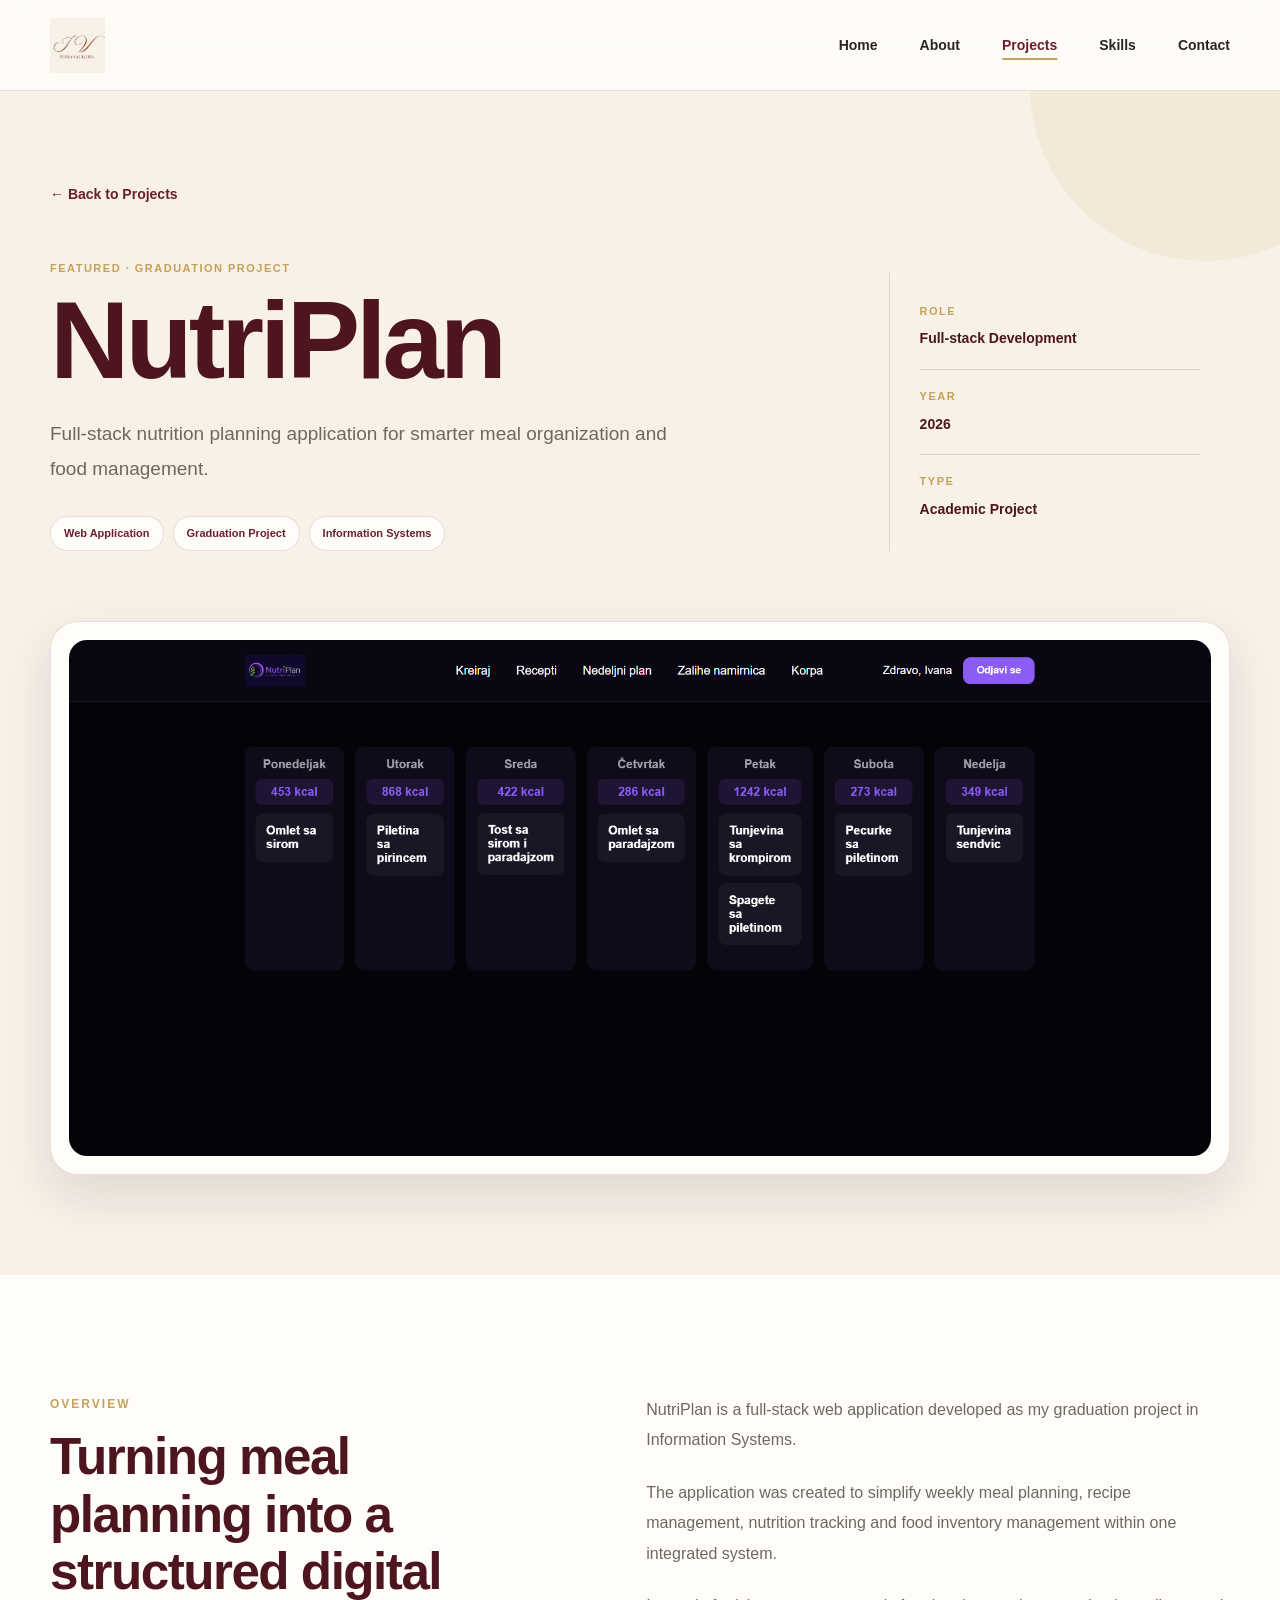
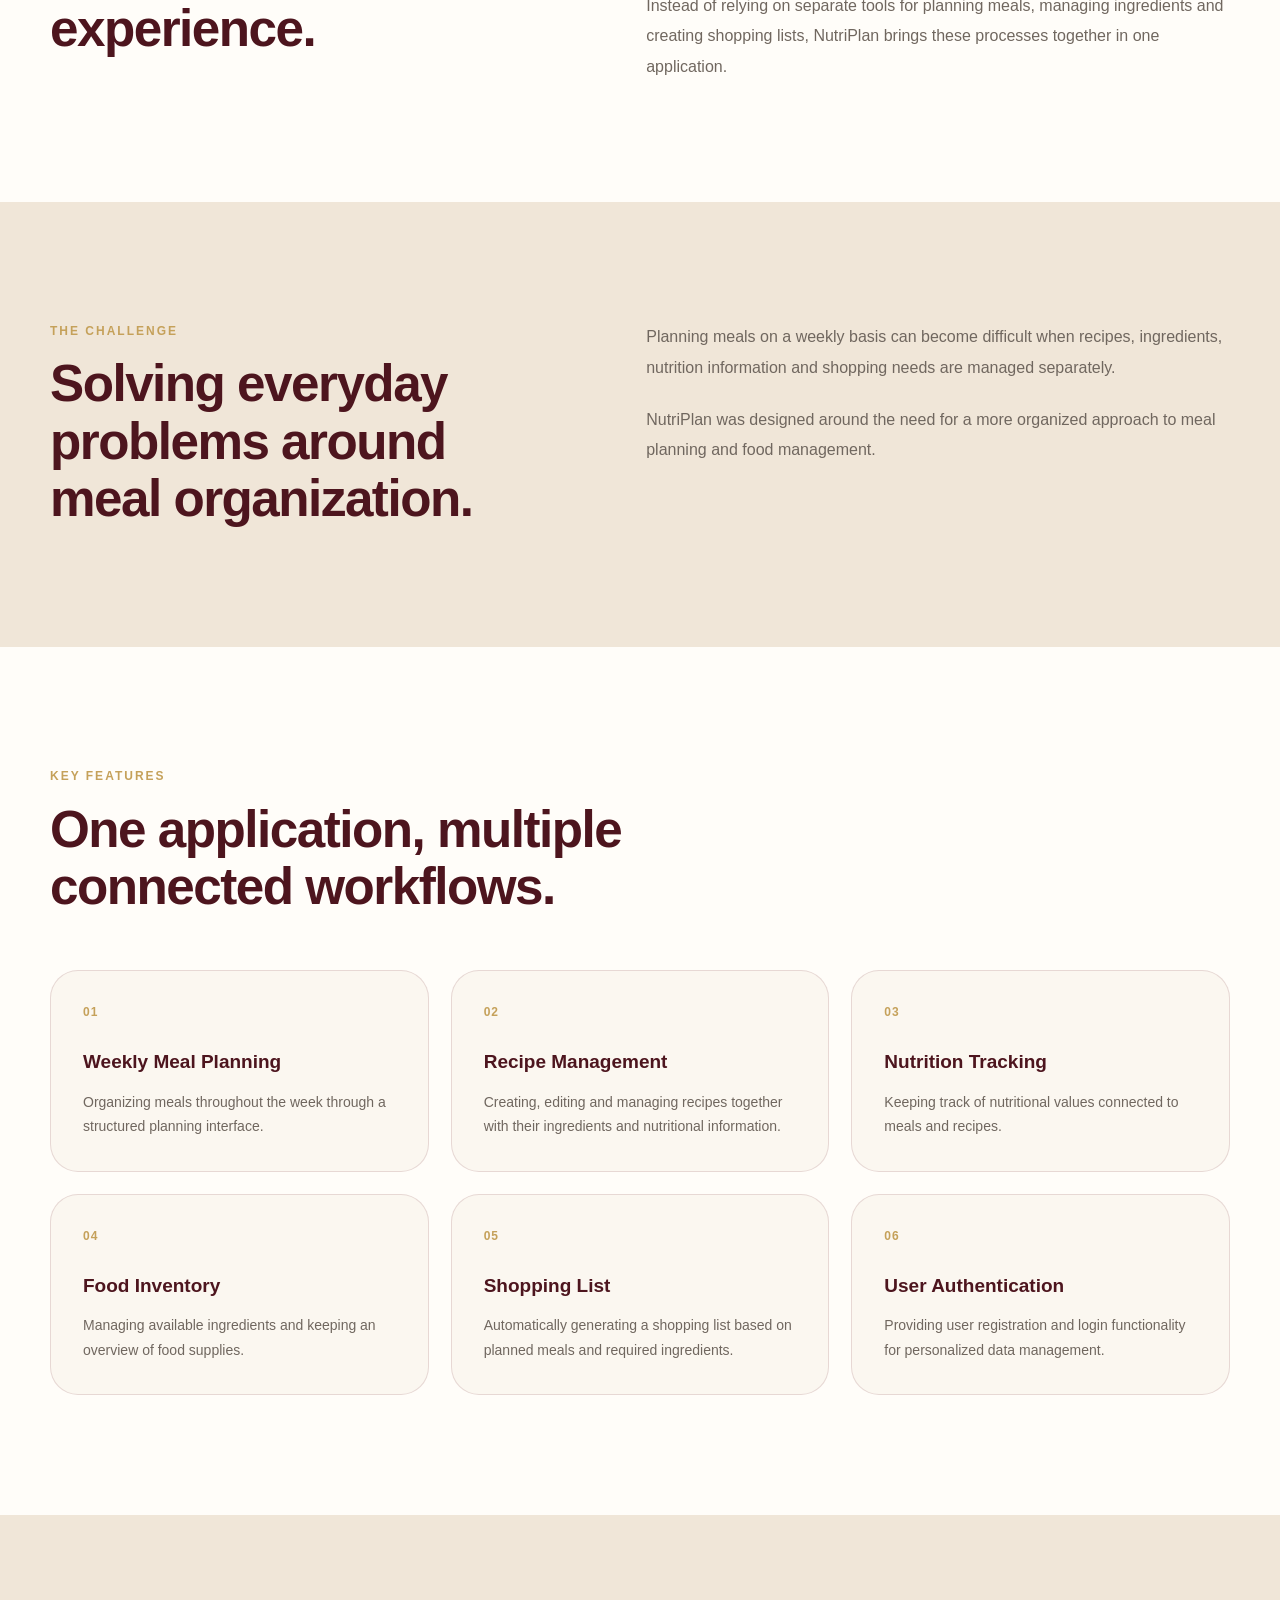
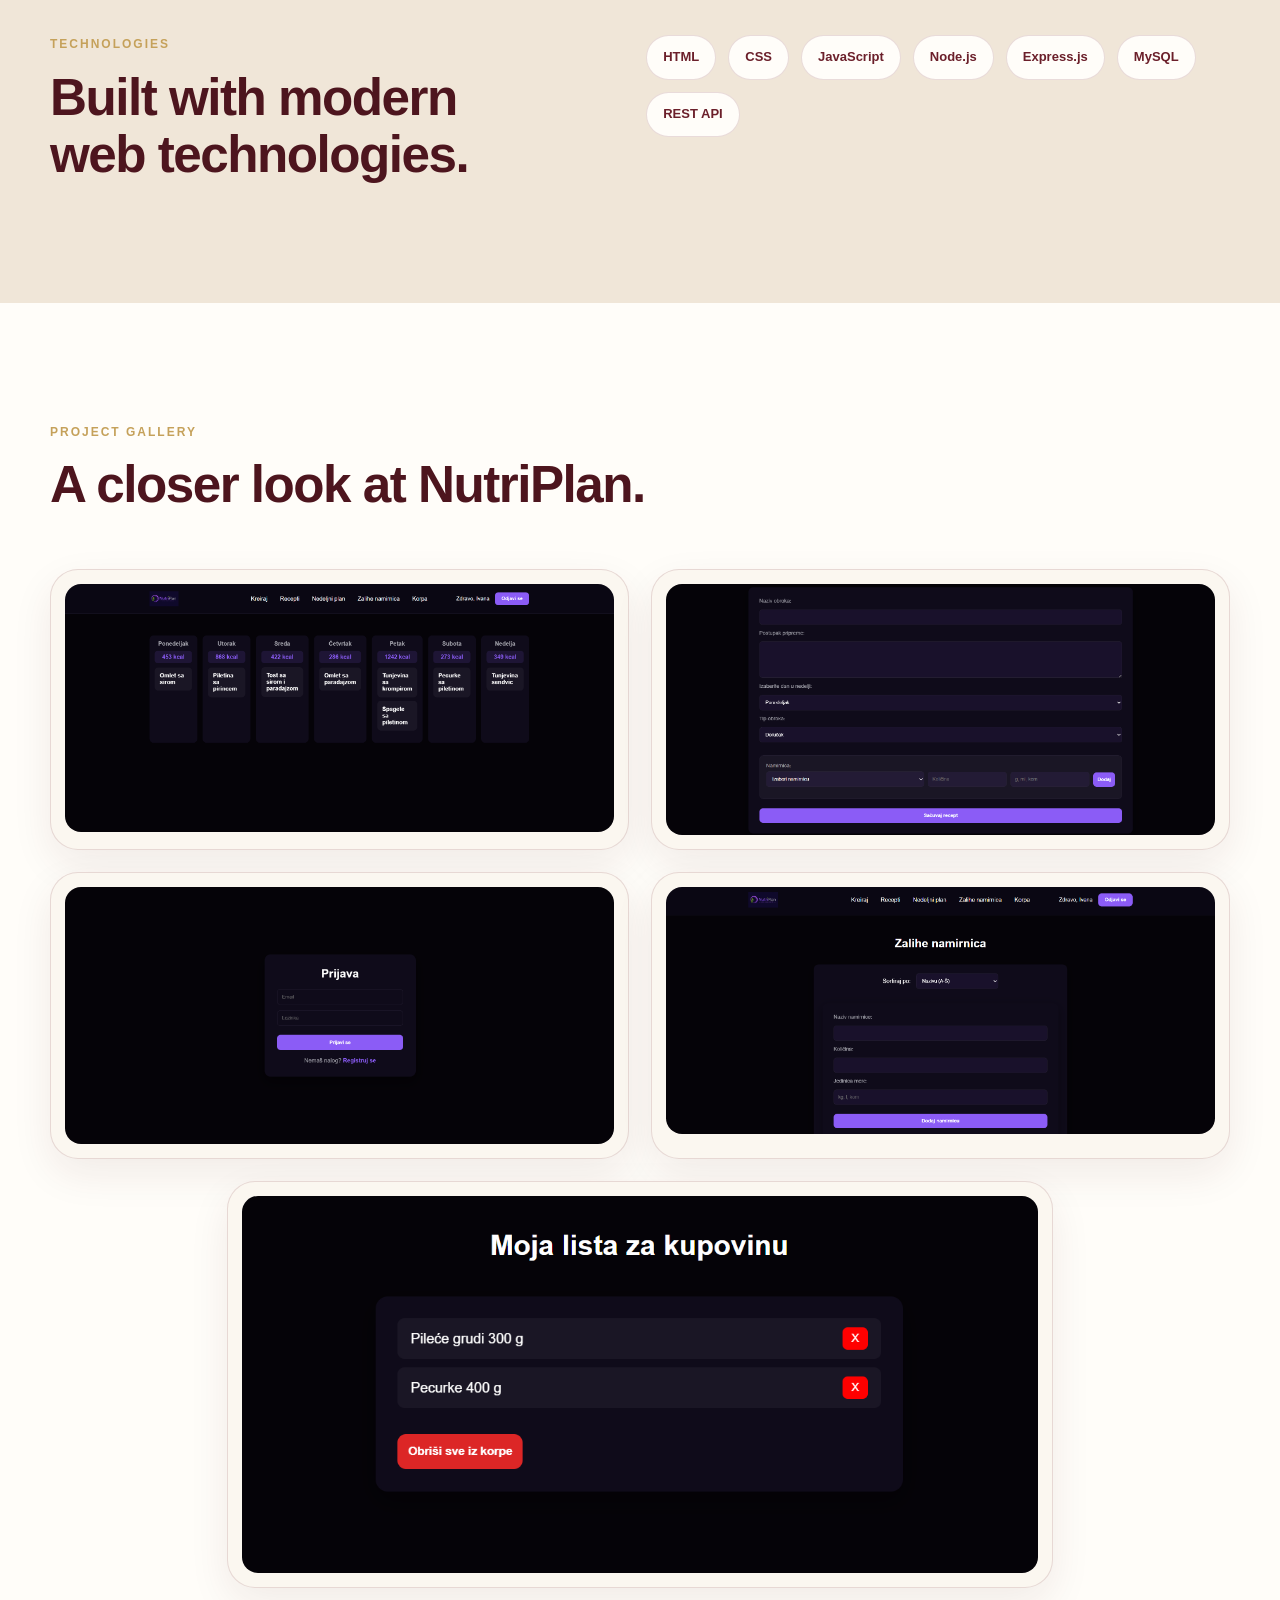
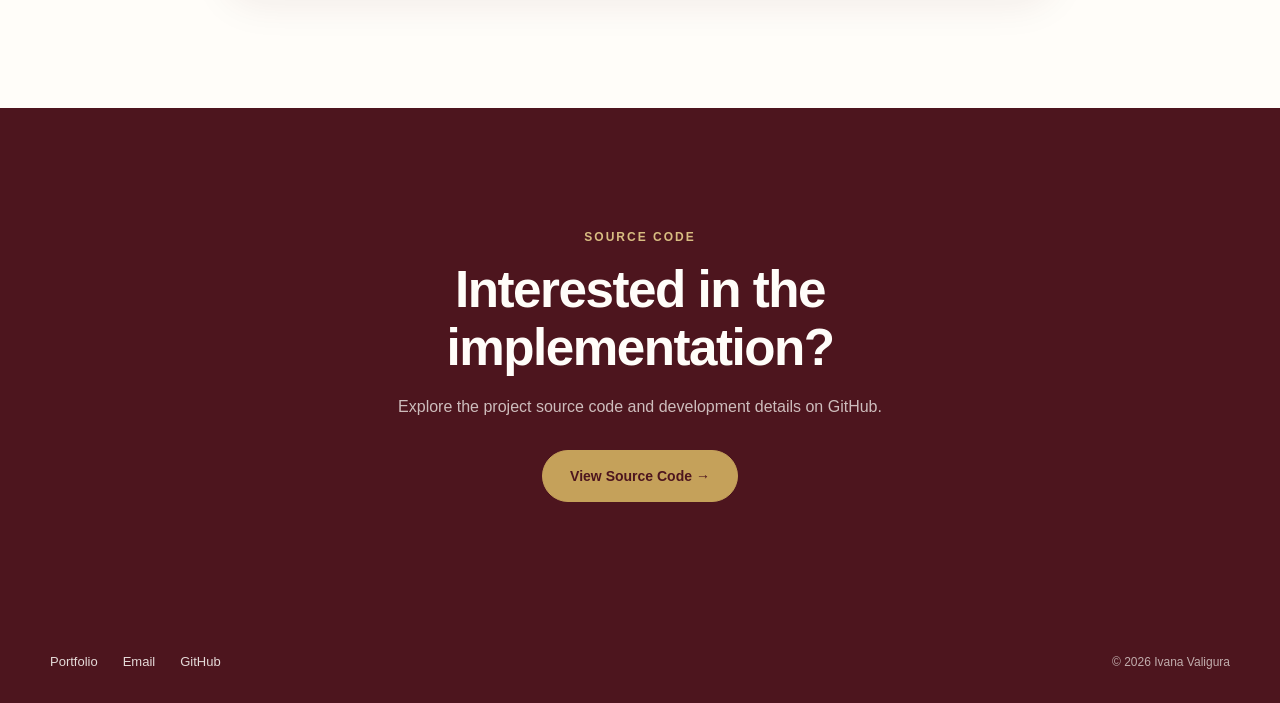
<file: projects/nutriplan.html>
<!DOCTYPE html>
<html lang="en">

<head>
    <meta charset="UTF-8">
    <meta name="viewport" content="width=device-width, initial-scale=1.0">
    <title>NutriPlan | Ivana Valigura</title>
    <link rel="icon" type="image/png" href="../assets/logo.png">
    <link rel="stylesheet" href="../style.css">
    <link rel="stylesheet" href="../css/project-details.css">
</head>

<body>
    <!-- =========================================
         HEADER
    ========================================== -->

    <header class="header">
        <nav class="navBar">
            <div class="container">
                <a
                    href="../index.html"
                    class="nav__logo"
                >
                    <img
                        src="../assets/logo.png"
                        alt="Ivana Valigura logo"
                    >
                </a>

                <ul class="nav__list">
                    <li>
                        <a href="../index.html#home">
                            Home
                        </a>
                    </li>

                    <li>
                        <a href="../index.html#about">
                            About
                        </a>
                    </li>

                    <li>
                        <a
                            href="../index.html#projects"
                            class="active"
                        >
                            Projects
                        </a>
                    </li>

                    <li>
                        <a href="../index.html#skills">
                            Skills
                        </a>
                    </li>

                    <li>
                        <a href="../index.html#contact">
                            Contact
                        </a>
                    </li>
                </ul>

                <button
                    class="hamburger"
                    aria-label="Open navigation"
                >

                    <span></span>
                    <span></span>
                    <span></span>

                </button>
            </div>
        </nav>
    </header>

    <!-- =========================================
         PROJECT HERO
    ========================================== -->

    <main>
        <section class="project-hero">
            <div class="container">
                <a
                    href="../index.html#projects"
                    class="back-link"
                >
                    ← Back to Projects
                </a>

                <div class="project-hero__content">
                    <div class="project-hero__text">
                        <p class="project-label">
                            FEATURED · GRADUATION PROJECT
                        </p>

                        <h1>
                            NutriPlan
                        </h1>

                        <p class="project-hero__subtitle">
                            Full-stack nutrition planning application
                            for smarter meal organization and food
                            management.
                        </p>

                        <div class="project-hero__tags">
                            <span>
                                Web Application
                            </span>

                            <span>
                                Graduation Project
                            </span>

                            <span>
                                Information Systems
                            </span>
                        </div>
                    </div>

                    <div class="project-hero__meta">
                        <div>
                            <span>
                                Role
                            </span>

                            <strong>
                                Full-stack Development
                            </strong>
                        </div>

                        <div>
                            <span>
                                Year
                            </span>

                            <strong>
                                2026
                            </strong>
                        </div>

                        <div>
                            <span>
                                Type
                            </span>

                            <strong>
                                Academic Project
                            </strong>
                        </div>
                    </div>
                </div>
            </div>
        </section>

        <!-- =========================================
             PROJECT PREVIEW
        ========================================== -->

        <section class="project-preview">
            <div class="container">
                <div class="project-main-image">
                    <img
                        src="../assets/nutri-week.png"
                        alt="NutriPlan weekly meal planning interface"
                    >
                </div>
            </div>
        </section>

        <!-- =========================================
             OVERVIEW
        ========================================== -->

        <section class="project-section">
            <div class="container">
                <div class="project-section__grid">
                    <div>

                        <p class="section-label">
                            OVERVIEW
                        </p>

                        <h2>
                            Turning meal planning into
                            a structured digital experience.
                        </h2>

                    </div>

                    <div class="project-section__text">

                        <p>
                            NutriPlan is a full-stack web application
                            developed as my graduation project in
                            Information Systems.
                        </p>

                        <p>
                            The application was created to simplify
                            weekly meal planning, recipe management,
                            nutrition tracking and food inventory
                            management within one integrated system.
                        </p>

                        <p>
                            Instead of relying on separate tools for
                            planning meals, managing ingredients and
                            creating shopping lists, NutriPlan brings
                            these processes together in one application.
                        </p>

                    </div>
                </div>
            </div>
        </section>

        <!-- =========================================
             THE CHALLENGE
        ========================================== -->

        <section class="project-section project-section--soft">
            <div class="container">
                <div class="project-section__grid">
                    <div>

                        <p class="section-label">
                            THE CHALLENGE
                        </p>

                        <h2>
                            Solving everyday problems
                            around meal organization.
                        </h2>

                    </div>

                    <div class="project-section__text">

                        <p>
                            Planning meals on a weekly basis can become
                            difficult when recipes, ingredients,
                            nutrition information and shopping needs
                            are managed separately.
                        </p>

                        <p>
                            NutriPlan was designed around the need for
                            a more organized approach to meal planning
                            and food management.
                        </p>

                    </div>
                </div>
            </div>
        </section>

        <!-- =========================================
             KEY FEATURES
        ========================================== -->

        <section class="project-section">
            <div class="container">
                <div class="project-section__header">

                    <p class="section-label">
                        KEY FEATURES
                    </p>

                    <h2>
                        One application,
                        multiple connected workflows.
                    </h2>

                </div>

                <div class="feature-grid">
                    <article class="feature-card">

                        <span>
                            01
                        </span>

                        <h3>
                            Weekly Meal Planning
                        </h3>

                        <p>
                            Organizing meals throughout the week
                            through a structured planning interface.
                        </p>

                    </article>

                    <article class="feature-card">

                        <span>
                            02
                        </span>

                        <h3>
                            Recipe Management
                        </h3>

                        <p>
                            Creating, editing and managing recipes
                            together with their ingredients and
                            nutritional information.
                        </p>

                    </article>

                    <article class="feature-card">

                        <span>
                            03
                        </span>

                        <h3>
                            Nutrition Tracking
                        </h3>

                        <p>
                            Keeping track of nutritional values
                            connected to meals and recipes.
                        </p>

                    </article>

                    <article class="feature-card">

                        <span>
                            04
                        </span>

                        <h3>
                            Food Inventory
                        </h3>

                        <p>
                            Managing available ingredients and
                            keeping an overview of food supplies.
                        </p>

                    </article>

                    <article class="feature-card">

                        <span>
                            05
                        </span>

                        <h3>
                            Shopping List
                        </h3>

                        <p>
                            Automatically generating a shopping
                            list based on planned meals and
                            required ingredients.
                        </p>

                    </article>

                    <article class="feature-card">

                        <span>
                            06
                        </span>

                        <h3>
                            User Authentication
                        </h3>

                        <p>
                            Providing user registration and login
                            functionality for personalized data
                            management.
                        </p>

                    </article>

                </div>
            </div>
        </section>

        <!-- =========================================
             TECHNOLOGIES
        ========================================== -->

        <section class="project-section project-section--soft">
            <div class="container">
                <div class="project-section__grid">
                    <div>

                        <p class="section-label">
                            TECHNOLOGIES
                        </p>

                        <h2>
                            Built with modern
                            web technologies.
                        </h2>

                    </div>

                    <div class="technology-list">
                        <span>HTML</span>

                        <span>CSS</span>

                        <span>JavaScript</span>

                        <span>Node.js</span>

                        <span>Express.js</span>

                        <span>MySQL</span>

                        <span>REST API</span>
                    </div>
                </div>
            </div>
        </section>

        <!-- =========================================
             GALLERY
        ========================================== -->

        <section class="project-section">
            <div class="container">
                <div class="project-section__header">

                    <p class="section-label">
                        PROJECT GALLERY
                    </p>

                    <h2>
                        A closer look at NutriPlan.
                    </h2>

                </div>

                <div class="project-gallery-grid">
                    <div class="project-gallery-item">
                        <img
                            src="../assets/nutri-week.png"
                            alt="NutriPlan weekly meal planning"
                        >
                    </div>

                    <div class="project-gallery-item">
                        <img
                            src="../assets/nutri-create.png"
                            alt="NutriPlan recipe creation"
                        >
                    </div>

                    <div class="project-gallery-item">
                        <img
                            src="../assets/nutri.login.png"
                            alt="NutriPlan login interface"
                        >
                    </div>

                    <div class="project-gallery-item">
                        <img
                            src="../assets/nutri-supplies.png"
                            alt="NutriPlan food inventory"
                        >
                    </div>

                    <div class="project-gallery-item">
                        <img
                            src="../assets/nutri-basket.png"
                            alt="NutriPlan shopping list"
                        >
                    </div>
                </div>
            </div>
        </section>

        <!-- =========================================
             SOURCE CODE
        ========================================== -->

        <section class="project-cta">
            <div class="container">
                <div class="project-cta__content">
                    <p class="section-label">
                        SOURCE CODE
                    </p>

                    <h2>
                        Interested in the implementation?
                    </h2>

                    <p>
                        Explore the project source code and
                        development details on GitHub.
                    </p>

                    <a
                        href="https://github.com/ivanavaligura3"
                        target="_blank"
                        rel="noopener noreferrer"
                        class="btn"
                    >
                        View Source Code →
                    </a>
                </div>
            </div>
        </section>
    </main>

    <!-- =========================================
         FOOTER
    ========================================== -->

    <footer class="footer">
        <div class="container">
            <div class="footer__links">

                <a href="../index.html">
                    Portfolio
                </a>

                <a href="mailto:ivanavaligura3@gmail.com">
                    Email
                </a>

                <a
                    href="https://github.com/ivanavaligura3"
                    target="_blank"
                    rel="noopener noreferrer"
                >
                    GitHub
                </a>

            </div>

            <p class="footer__copy">
                © 2026 Ivana Valigura
            </p>

        </div>
    </footer>

    <!-- =========================================
         SCRIPT
    ========================================== -->

    <script src="../script.js"></script>
</body>
</html>
</file>
<file: style.css>
/* =========================================================
   01. RESET & BASE
========================================================= */
html,
body {
    width: 100%;
    max-width: 100%;
    overflow-x: hidden;
}

* {
    margin: 0;
    padding: 0;
    box-sizing: border-box;
}

html {
    scroll-behavior: smooth;
}

body {
    font-family: "Inter", "Segoe UI", Arial, sans-serif;
    background: var(--bg);
    color: var(--text);
    line-height: 1.6;
    overflow-x: hidden;
        overflow-wrap: break-word;
    padding-top: 91px;
}

img {
    display: block;
    max-width: 100%;
}

a {
    color: inherit;
    text-decoration: none;
}

button,
input,
textarea {
    font: inherit;
}


/* =========================================================
   02. ROOT VARIABLES
========================================================= */

:root {

    /* Backgrounds */
    --bg: #F7F1E8;
    --surface: #FFFDF9;
    --surface-soft: #F0E6D8;
    --surface-light: #FBF7F0;

    /* Text */
    --text: #292522;
    --text-light: #70675F;

    /* Burgundy */
    --primary: #6B1F2A;
    --primary-dark: #4D151E;
    --primary-light: #8A3A46;

    /* Gold */
    --gold: #C5A15A;
    --gold-light: #D8BD82;

    /* Borders */
    --border: rgba(107, 31, 42, 0.14);

    /* Shadows */
    --shadow-soft: 0 15px 40px rgba(77, 21, 30, 0.08);
    --shadow-medium: 0 20px 50px rgba(77, 21, 30, 0.12);
    --shadow-hover: 0 25px 60px rgba(77, 21, 30, 0.16);

    /* Radius */
    --radius: 28px;
    --radius-small: 16px;

    /* Container */
    --container: 1180px;

    /* Transition */
    --transition: 0.35s ease;
}


/* =========================================================
   03. LAYOUT / CONTAINER
========================================================= */

.container {
    width: min(100% - 40px, var(--container));
    margin: 0 auto;
}

section {
    position: relative;
}

.hero__grid,
.about__grid,
.contact__grid,
.projects__list,
.skills__grid {
    min-width: 0;
}

.project-card,
.profile-card,
.approach-card,
.skill-card,
.contact__form {
    min-width: 0;
}

/* =========================================================
   04. HEADER / NAVIGATION
========================================================= */

.header {
    position: fixed;
    top: 0;
    left: 0;
    width: 100%;
    height: 91px;
    z-index: 1000;

    background: rgba(255, 253, 249, 0.88);

    backdrop-filter: blur(18px);
    -webkit-backdrop-filter: blur(18px);

    border-bottom: 1px solid var(--border);
}

.navBar {
    height: 100%;
}

.navBar .container {
    height: 100%;

    display: flex;
    align-items: center;
    justify-content: space-between;
}


/* Logo */

.nav__logo {
    width: 55px;
    height: 55px;

    display: flex;
    align-items: center;
    justify-content: center;

    transition:
        transform var(--transition);
}

.nav__logo img {
    width: 100%;
    height: 100%;
    object-fit: contain;
}

.nav__logo:hover {
    transform: translateY(-2px);
}


/* Navigation */

.nav__list {
    list-style: none;

    display: flex;
    align-items: center;

    gap: 42px;
}

.nav__list a {
    position: relative;

    color: var(--text);

    font-size: 14px;
    font-weight: 600;

    transition:
        color 0.4s ease;
}

.nav__list a::after {
    content: "";

    position: absolute;
    left: 50%;
    bottom: -7px;

    width: 0;
    height: 2px;

    background: var(--gold);

    transform: translateX(-50%);

    transition:
        width 0.45s cubic-bezier(0.22, 1, 0.36, 1);
}

.nav__list a:hover,
.nav__list a.active {
    color: var(--primary);
}

.nav__list a:hover::after,
.nav__list a.active::after {
    width: 100%;
}


/* Hamburger */

.hamburger {
    display: none;

    width: 44px;
    height: 44px;

    border: none;
    background: transparent;

    cursor: pointer;

    flex-direction: column;
    justify-content: center;
    align-items: center;

    gap: 5px;
}

.hamburger span {
    width: 24px;
    height: 2px;

    background: var(--primary);

    transition: var(--transition);
}

.hamburger.open span:nth-child(1) {
    transform: translateY(7px) rotate(45deg);
}

.hamburger.open span:nth-child(2) {
    opacity: 0;
}

.hamburger.open span:nth-child(3) {
    transform: translateY(-7px) rotate(-45deg);
}


/* =========================================================
   05. GENERAL TYPOGRAPHY
========================================================= */

.section-label {
    margin-bottom: 14px;

    color: var(--gold);

    font-size: 12px;
    font-weight: 700;

    letter-spacing: 2px;
    text-transform: uppercase;

    transition:
        letter-spacing 0.6s ease,
        color 0.4s ease;
}

.section-label:hover {
    letter-spacing: 0.16em;
    color: var(--gold);
}

section h2 {
    color: var(--primary-dark);

    font-size: clamp(34px, 4vw, 52px);
    line-height: 1.12;

    letter-spacing: -1.5px;
}

section p {
    color: var(--text-light);
}


/* =========================================================
   06. BUTTONS
========================================================= */

.btn {
    display: inline-flex;
    align-items: center;
    justify-content: center;

    min-height: 52px;
    padding: 0 27px;

    border: 1px solid var(--primary);
    border-radius: 999px;

    background: var(--primary);
    color: var(--surface);

    font-size: 14px;
    font-weight: 700;

    cursor: pointer;

    transition:
        transform 0.45s cubic-bezier(0.22, 1, 0.36, 1),
        box-shadow 0.45s ease,
        background 0.35s ease,
        border-color 0.35s ease;
}

.btn:hover {
    background: var(--primary-dark);
    border-color: var(--primary-dark);

    transform: translateY(-5px);

    box-shadow:
        0 14px 32px rgba(107, 31, 42, 0.18);
}

.btn:active {
    transform: translateY(-1px);
}

.btn-outline {
    background: transparent;
    color: var(--primary);
}

.btn-outline:hover {
    background: var(--primary);
    color: var(--surface);
}


/* =========================================================
   07. HERO
========================================================= */

.hero {
    position: relative;

    min-height: calc(100vh - 91px);

    display: flex;
    align-items: center;

    padding: 80px 0;

    overflow: hidden;
}


/* Decorative background */

.hero::before {
    content: "";

    position: absolute;

    width: 420px;
    height: 420px;

    top: -180px;
    right: -100px;

    border-radius: 50%;

    background: rgba(197, 161, 90, 0.10);

    filter: blur(2px);

    animation:
        floatingGlow 10s ease-in-out infinite;
}

.hero::after {
    content: "";

    position: absolute;

    width: 300px;
    height: 300px;

    bottom: -140px;
    left: -100px;

    border-radius: 50%;

    background: rgba(107, 31, 42, 0.06);
}


/* Hero layout */

.hero__grid {
    position: relative;
    z-index: 1;

    display: grid;
    grid-template-columns: 1.2fr 0.8fr;

    gap: 80px;

    align-items: center;
}

.hero__content {
    max-width: 700px;
}

.hero__label {
    margin-bottom: 20px;

    color: var(--gold);

    font-size: 12px;
    font-weight: 700;

    letter-spacing: 2.2px;
}

.hero h1 {
    margin-bottom: 25px;

    color: var(--primary-dark);

    font-size: clamp(52px, 7vw, 82px);
    line-height: 0.98;

    letter-spacing: -3px;
}

.hero__description {
    max-width: 600px;

    margin-bottom: 35px;

    font-size: 18px;
    line-height: 1.8;
}

.hero__buttons {
    display: flex;
    align-items: center;

    gap: 14px;
}


/* Hero card */

.hero__card {
    display: flex;
    justify-content: flex-end;
}

.profile-card {
    position: relative;

    width: min(100%, 400px);

    padding: 48px;

    border: 1px solid var(--border);
    border-radius: var(--radius);

    background:
        linear-gradient(
            145deg,
            rgba(255, 253, 249, 0.96),
            rgba(240, 230, 216, 0.9)
        );

    box-shadow: var(--shadow-medium);

    overflow: hidden;
}

.profile-card::before {
    content: "";

    position: absolute;

    top: 0;
    right: 0;

    width: 100px;
    height: 100px;

    border-radius: 0 0 0 100%;

    background: rgba(197, 161, 90, 0.14);
}

.profile-card h2 {
    position: relative;
    z-index: 1;

    margin-bottom: 8px;

    color: var(--primary-dark);

    font-size: 30px;
    line-height: 1.2;
}

.profile-role {
    margin-bottom: 8px;

    color: var(--gold);

    font-size: 14px;
    font-weight: 700;

    letter-spacing: 1px;
}

.profile-degree {
    color: var(--text-light);

    font-size: 15px;
    font-weight: 500;
}

.profile-divider {
    width: 55px;
    height: 2px;

    margin: 25px 0;

    background: var(--gold);
}

.profile-description {
    font-size: 15px;
    line-height: 1.8;
}


/* =========================================================
   08. ABOUT
========================================================= */

.about {
    padding: 120px 0;

    background: var(--surface);
}

.about::before {
    content: "";

    position: absolute;

    top: 0;
    left: 0;

    width: 100%;
    height: 1px;

    background: var(--border);
}

.about__grid {
    display: grid;
    grid-template-columns: 1fr 0.85fr;

    gap: 90px;

    align-items: center;
}

.about__container {
    max-width: 650px;
}

.about__container h2 {
    margin-bottom: 28px;
}

.about__container p {
    margin-bottom: 20px;

    font-size: 16px;
    line-height: 1.85;
}

.about__container .btn {
    margin-top: 15px;
}


/* Approach card */

.about__card {
    display: flex;
    justify-content: flex-end;
}

.approach-card {
    width: 100%;
    max-width: 470px;

    padding: 42px;

    border: 1px solid var(--border);
    border-radius: var(--radius);

    background: var(--surface-light);

    box-shadow: var(--shadow-soft);

    transition:
        transform 0.7s cubic-bezier(0.22, 1, 0.36, 1),
        box-shadow 0.6s ease,
        border-color 0.4s ease;
}

.approach-card:hover {
    transform: translateY(-10px);

    box-shadow:
        0 20px 42px rgba(41, 37, 34, 0.11);

    border-color:
        rgba(197, 161, 90, 0.4);
}

.approach-card h3 {
    margin-bottom: 30px;

    color: var(--primary-dark);

    font-size: 24px;
}

.approach-item {
    display: grid;
    grid-template-columns: 42px 1fr;

    gap: 18px;

    padding: 23px 0;

    border-top: 1px solid var(--border);
}

.approach-item:first-of-type {
    border-top: none;
}

.approach-item > span {
    color: var(--gold);

    font-size: 13px;
    font-weight: 700;
}

.approach-item h4 {
    margin-bottom: 6px;

    color: var(--primary-dark);

    font-size: 16px;
}

.approach-item p {
    font-size: 14px;
    line-height: 1.7;
}


/* =========================================================
   09. PROJECTS
========================================================= */

.projects {
    padding: 120px 0;

    background: var(--bg);
}

.projects::before {
    content: "";

    position: absolute;

    top: 80px;
    right: -150px;

    width: 350px;
    height: 350px;

    border-radius: 50%;

    background: rgba(197, 161, 90, 0.07);
}


/* Projects intro */

.projects__intro {
    position: relative;
    z-index: 1;

    max-width: 700px;

    margin-bottom: 60px;
}

.projects__intro h2 {
    margin-bottom: 18px;
}

.projects__intro > p:last-child {
    max-width: 620px;

    font-size: 16px;
    line-height: 1.8;
}


/* Projects list */

.projects__list {
    position: relative;
    z-index: 1;

    display: grid;
    grid-template-columns: repeat(2, 1fr);

    gap: 30px;
}


/* Project card */

.project-card {
    position: relative;

    display: grid;
    grid-template-columns: 1fr;

     min-width: 0;
    max-width: 100%;

    border: 1px solid var(--border);
    border-radius: var(--radius);

    background: var(--surface);

    box-shadow: var(--shadow-soft);

    overflow: hidden;

    transition:
        transform 0.8s cubic-bezier(0.22, 1, 0.36, 1),
        box-shadow 0.7s ease,
        border-color 0.5s ease;
}

.project-card:hover {
    transform: translateY(-12px);

    box-shadow:
        0 25px 50px rgba(41, 37, 34, 0.13);

    border-color:
        rgba(197, 161, 90, 0.35);
}


/* =========================================================
   FEATURED PROJECT — NUTRIPLAN
========================================================= */

.project-card--featured {
    grid-column: 1 / -1;

    display: grid;
    grid-template-columns: 1.15fr 0.85fr;

    border: 1px solid rgba(197, 161, 90, 0.38);

    background:
        linear-gradient(
            135deg,
            rgba(255, 253, 249, 1),
            rgba(240, 230, 216, 0.75)
        );

    box-shadow: var(--shadow-medium);

    transition:
        transform 1s cubic-bezier(0.22, 1, 0.36, 1),
        box-shadow 0.8s ease;
}

.project-card--featured::before {
    content: "";

    position: absolute;

    top: 0;
    left: 0;

    width: 100%;
    height: 4px;

    z-index: 5;

    background:
        linear-gradient(
            90deg,
            var(--primary),
            var(--gold),
            var(--primary-light)
        );
}

.project-card--featured:hover {
    transform: translateY(-14px);

    box-shadow:
        0 30px 60px rgba(107, 31, 42, 0.16);
}

.project-card--featured .project-gallery {
    min-height: 430px;
}

.project-card--featured .project-content {
    padding: 50px;
}

.project-card--featured h3 {
    font-size: 38px;
}

.project-card--featured .project-label {
    color: var(--gold);

    font-weight: 700;
    letter-spacing: 1.5px;
}

.project-card--featured .gallery-image {
    transform: scale(1.01);
        padding: 10px;

}

.project-card--featured:hover .gallery-image {
    transform: scale(1.045);
}

.project-card--featured .gallery-counter {
    background: rgba(77, 21, 30, 0.88);
    color: var(--surface);
}


/* =========================================================
   PROJECT GALLERY
========================================================= */

.project-gallery {
    position: relative;
    min-height: 320px;
    width: 100%;
    max-width: 100%;
    background: var(--surface-soft);
    overflow: hidden;
}

.gallery-image {
    width: 100%;
    height: 100%;

    min-height: inherit;

    object-fit: contain;

    padding: 18px;

    background: var(--surface-soft);

    transition:
        opacity 0.18s ease,
        transform 0.5s ease,
        filter 0.7s ease;
}

.gallery-image.change {
    opacity: 0.35;

    transform: scale(1.015);
}


/* Gallery buttons */

.gallery-btn {
    position: absolute;

    top: 50%;
    z-index: 3;

    width: 42px;
    height: 42px;

    display: flex;
    align-items: center;
    justify-content: center;

    border: 1px solid rgba(255, 253, 249, 0.55);
    border-radius: 50%;

    background: rgba(41, 37, 34, 0.55);
    color: var(--surface);

    font-size: 18px;

    cursor: pointer;

    transform: translateY(-50%);

    backdrop-filter: blur(8px);

    transition:
        background var(--transition),
        transform var(--transition);
}

.gallery-btn.prev {
    left: 18px;
}

.gallery-btn.next {
    right: 18px;
}

.gallery-btn:hover {
    background: var(--primary);

    transform:
        translateY(-50%)
        scale(1.08);
}


/* Gallery counter */

.gallery-counter {
    position: absolute;

    right: 18px;
    bottom: 18px;

    z-index: 3;

    padding: 7px 12px;

    border-radius: 999px;

    background: rgba(41, 37, 34, 0.78);
    color: var(--surface);

    font-size: 12px;
    font-weight: 600;

    backdrop-filter: blur(8px);
}


/* =========================================================
   PROJECT CONTENT
========================================================= */

.project-content {
    padding: 34px;
}

.project-label {
    margin-bottom: 10px;

    color: var(--gold);

    font-size: 11px;
    font-weight: 700;

    letter-spacing: 1.5px;
    text-transform: uppercase;
}

.project-content h3 {
    margin-bottom: 14px;

    color: var(--primary-dark);

    font-size: 28px;
    line-height: 1.2;
}

.project-content > p:not(.project-label) {
    margin-bottom: 24px;

    font-size: 14px;
    line-height: 1.75;
}


/* Technologies */

.project-tech {
    display: flex;
    flex-wrap: wrap;

    gap: 8px;

    margin-bottom: 25px;
}

.project-tech span {
    padding: 7px 11px;

    border: 1px solid var(--border);
    border-radius: 999px;

    background: var(--surface-light);
    color: var(--primary);

    font-size: 11px;
    font-weight: 600;
}


/* Project link */

.project-link {
    position: relative;

    display: inline-flex;
    align-items: center;

    gap: 6px;

    color: var(--primary);

    font-size: 14px;
    font-weight: 700;

    transition:
        gap 0.45s cubic-bezier(0.22, 1, 0.36, 1),
        color 0.35s ease;
}

.project-link::after {
    content: "";

    position: absolute;

    left: 0;
    bottom: -5px;

    width: 0;
    height: 1px;

    background: var(--gold);

    transition:
        width 0.5s cubic-bezier(0.22, 1, 0.36, 1);
}

.project-link:hover {
    gap: 11px;
    color: var(--primary);
}

.project-link:hover::after {
    width: 100%;
}


/* =========================================================
   10. SKILLS
========================================================= */

.skills {
    padding: 120px 0;

    background: var(--surface);
}

.skills__intro {
    max-width: 700px;

    margin-bottom: 55px;
}

.skills__intro h2 {
    margin-bottom: 18px;
}

.skills__intro > p:last-child {
    font-size: 16px;
    line-height: 1.8;
}

.skills__grid {
    display: grid;
    grid-template-columns: repeat(3, 1fr);

    gap: 25px;
}

@media (max-width: 900px) {
    .skills__grid {
        grid-template-columns: repeat(2, 1fr);
    }
}

@media (max-width: 600px) {
    .skills__grid {
        grid-template-columns: 1fr;
        gap: 18px;
    }
}

.skill-card {
    padding: 35px;

    border: 1px solid var(--border);
    border-radius: var(--radius);

    background: var(--surface-light);

    box-shadow: var(--shadow-soft);

    transition:
        transform 0.7s cubic-bezier(0.22, 1, 0.36, 1),
        box-shadow 0.6s ease;
}

.skill-card:hover {
    transform: translateY(-6px);

    box-shadow: var(--shadow-hover);
}

.skill-card h3 {
    margin-bottom: 12px;

    color: var(--primary-dark);

    font-size: 20px;
}

.skill-card > p {
    margin-bottom: 25px;

    font-size: 14px;
    line-height: 1.75;
}

.skill-tags {
    display: flex;
    flex-wrap: wrap;

    gap: 8px;
}

.skill-tags span {
    padding: 7px 11px;

    border-radius: 999px;

    background: rgba(107, 31, 42, 0.07);
    color: var(--primary);

    font-size: 11px;
    font-weight: 600;
}


/* =========================================================
   11. CONTACT
========================================================= */

.contact {
    padding: 120px 0;

    background: var(--bg);
}

.contact__header {
    max-width: 700px;

    margin-bottom: 60px;
}

.contact__header h2 {
    margin-bottom: 18px;
}

.contact__header > p:last-child {
    font-size: 16px;
    line-height: 1.8;
}

.contact__grid {
    display: grid;
    grid-template-columns: 0.8fr 1.2fr;

    gap: 80px;

    align-items: start;
}

.contact__info h3 {
    margin-bottom: 15px;

    color: var(--primary-dark);

    font-size: 28px;
}

.contact__info > p {
    max-width: 430px;

    margin-bottom: 30px;

    font-size: 15px;
    line-height: 1.8;
}

.contact__links {
    display: flex;
    flex-wrap: wrap;

    gap: 15px;
}

.contact__links a {
    color: var(--primary);

    font-size: 14px;
    font-weight: 700;

    transition:
        color var(--transition),
        transform var(--transition);
}

.contact__links a:hover {
    color: var(--gold);

    transform: translateY(-2px);
}


/* Contact form */

.contact__form {
    display: flex;
    flex-direction: column;

    gap: 15px;

    padding: 40px;

    border: 1px solid var(--border);
    border-radius: var(--radius);

    background: var(--surface);

    box-shadow: var(--shadow-soft);
}

.contact__form input,
.contact__form textarea {
    width: 100%;

    padding: 16px 18px;

    border: 1px solid var(--border);
    border-radius: var(--radius-small);

    outline: none;

    background: var(--surface-light);
    color: var(--text);

    font-size: 14px;

    transition:
        border-color var(--transition),
        box-shadow var(--transition),
        background var(--transition);
}

.contact__form input {
    height: 54px;
}

.contact__form textarea {
    min-height: 170px;

    resize: vertical;
}

.contact__form input::placeholder,
.contact__form textarea::placeholder {
    color: #9A9188;
}

.contact__form input:focus,
.contact__form textarea:focus {
    border-color: var(--gold);

    background: var(--surface);

    box-shadow:
        0 0 0 4px rgba(197, 161, 90, 0.10);
}

.contact__form .btn {
    align-self: flex-start;

    margin-top: 5px;
}

.form-message {
    min-height: 22px;

    font-size: 13px;
    font-weight: 600;

    opacity: 0;

    transition:
        opacity var(--transition);
}

.form-message.show {
    opacity: 1;
}


/* Contact items */

.contact__item {
    transition:
        transform 0.6s cubic-bezier(0.22, 1, 0.36, 1),
        color 0.4s ease;
}

.contact__item:hover {
    transform: translateX(8px);

    color: var(--primary);
}


/* =========================================================
   12. FOOTER
========================================================= */

.footer {
    padding: 30px 0;

    background: var(--primary-dark);

    color: var(--surface);
}

.footer .container {
    display: flex;
    align-items: center;
    justify-content: space-between;

    gap: 20px;
}

.footer__links {
    display: flex;
    align-items: center;

    gap: 25px;
}

.footer__links a {
    color: rgba(255, 253, 249, 0.85);

    font-size: 13px;

    transition:
        color var(--transition);
}

.footer__links a:hover {
    color: var(--gold-light);
}

.footer__copy {
    color: rgba(255, 253, 249, 0.65);

    font-size: 12px;
}


/* =========================================================
   13. SCROLL REVEAL
========================================================= */

.reveal {
    opacity: 0;

    transform: translateY(70px);

    transition:
        opacity 1.2s ease,
        transform 1.2s cubic-bezier(0.22, 1, 0.36, 1);
}

.reveal.visible,
.reveal.revealed {
    opacity: 1;

    transform: translateY(0);
}


/* =========================================================
   15. SUBTLE BACKGROUND MOVEMENT
========================================================= */

@keyframes floatingGlow {

    0%,
    100% {
        transform:
            translate3d(0, 0, 0);
    }

    50% {
        transform:
            translate3d(15px, -22px, 0);
    }
}


/* =========================================================
   16. OPENING SCREEN
========================================================= */

.intro-screen {
    position: fixed;
    inset: 0;

    z-index: 9999;

    display: flex;
    align-items: center;
    justify-content: center;

    background: transparent;

    overflow: hidden;

    pointer-events: all;

    transition:
        opacity 0.8s ease;
}


/* Intro content */

.intro__content {
    position: relative;
    z-index: 3;

    display: flex;
    flex-direction: column;
    align-items: center;

    color: var(--surface);

    text-align: center;

    transition:
        opacity 0.9s ease,
        transform 1.3s cubic-bezier(0.22, 1, 0.36, 1),
        filter 1.2s ease;
}


/* Initials */

.intro__initials {
    width: 74px;
    height: 74px;

    display: flex;
    align-items: center;
    justify-content: center;

    border: 1px solid rgba(216, 189, 130, 0.7);

    color: var(--gold-light);

    font-family: Georgia, serif;
    font-size: 1.5rem;

    letter-spacing: 0.08em;

    opacity: 0;

    transform: scale(0.75);

    box-shadow:
        0 0 0 rgba(216, 189, 130, 0);

    animation:
        introInitials 1.2s
        cubic-bezier(0.22, 1, 0.36, 1)
        0.2s
        forwards;
}

@keyframes introInitials {

    0% {
        opacity: 0;

        transform:
            scale(0.75);

        box-shadow:
            0 0 0 rgba(216, 189, 130, 0);
    }

    70% {
        opacity: 1;

        transform:
            scale(1.04);

        box-shadow:
            0 0 35px rgba(216, 189, 130, 0.12);
    }

    100% {
        opacity: 1;

        transform:
            scale(1);

        box-shadow:
            0 0 18px rgba(216, 189, 130, 0.08);
    }
}


/* Intro name */

.intro__name {
    margin-top: 24px;

    font-size: clamp(2rem, 5vw, 4rem);
    font-weight: 500;

    letter-spacing: 0.12em;

    text-transform: uppercase;

    opacity: 0;

    transform: translateY(25px);

    animation:
        introName 1.2s
        cubic-bezier(0.22, 1, 0.36, 1)
        0.55s
        forwards;
}

@keyframes introName {

    to {
        opacity: 1;

        transform:
            translateY(0);
    }
}


/* Intro gold line */

.intro__line {
    width: 0;
    height: 1px;

    margin-top: 22px;

    background: var(--gold-light);

    animation:
        introLine 1s
        cubic-bezier(0.22, 1, 0.36, 1)
        1.05s
        forwards;
}

@keyframes introLine {

    to {
        width: 110px;
    }
}


/* Intro subtitle */

.intro__subtitle {
    margin-top: 18px;

    color: rgba(255, 253, 249, 0.7);

    font-size: 0.75rem;

    letter-spacing: 0.25em;

    text-transform: uppercase;

    opacity: 0;

    animation:
        introSubtitle 1s
        ease
        1.3s
        forwards;
}

@keyframes introSubtitle {

    from {
        opacity: 0;

        transform:
            translateY(10px);
    }

    to {
        opacity: 1;

        transform:
            translateY(0);
    }
}


/* =========================================================
   17. INTRO CURTAIN
========================================================= */

.intro-screen::before,
.intro-screen::after {
    content: "";

    position: absolute;

    top: 0;

    width: 50%;
    height: 100%;

    z-index: 2;

    background:
        linear-gradient(
            135deg,
            var(--primary-dark),
            var(--primary)
        );

    transition:
        transform 2.4s cubic-bezier(0.76, 0, 0.18, 1),
        filter 2.4s ease;

    will-change: transform;
}


/* Left curtain */

.intro-screen::before {
    left: 0;

    transform-origin: left center;
}


/* Right curtain */

.intro-screen::after {
    right: 0;

    transform-origin: right center;
}


/* Curtain opening */

.intro-screen.is-opening::before {
    transform:
        translateX(-100%)
        scaleX(0.96);

    filter: blur(3px);
}

.intro-screen.is-opening::after {
    transform:
        translateX(100%)
        scaleX(0.96);

    filter: blur(3px);
}


/* =========================================================
   18. INTRO CONTENT EXIT
========================================================= */

.intro-screen.is-opening .intro__content {
    opacity: 0;

    transform:
        scale(1.04);

    filter: blur(5px);

    transition:
        opacity 0.55s ease,
        transform 0.9s ease,
        filter 0.9s ease;
}


/* Central light */

.intro-screen.is-opening .intro__content::after {
    content: "";

    position: fixed;

    top: 50%;
    left: 50%;

    width: 2px;
    height: 140vh;

    background:
        linear-gradient(
            to bottom,
            transparent,
            rgba(216, 189, 130, 0.9),
            transparent
        );

    transform:
        translate(-50%, -50%)
        scaleY(0);

    opacity: 0;

    animation:
        centerLight 1.5s
        cubic-bezier(0.22, 1, 0.36, 1)
        forwards;
}

@keyframes centerLight {

    0% {
        opacity: 0;

        transform:
            translate(-50%, -50%)
            scaleY(0);
    }

    30% {
        opacity: 1;

        transform:
            translate(-50%, -50%)
            scaleY(0.45);
    }

    70% {
        opacity: 0.7;

        transform:
            translate(-50%, -50%)
            scaleY(1);
    }

    100% {
        opacity: 0;

        transform:
            translate(-50%, -50%)
            scaleY(1);
    }
}


/* =========================================================
   19. HERO REVEAL AFTER INTRO
========================================================= */

body.intro-active .hero__content > * {
    opacity: 0;

    transform:
        translateY(80px);
}

body.intro-revealing .hero__content > * {
    animation:
        heroAfterIntro 1.5s
        cubic-bezier(0.22, 1, 0.36, 1)
        forwards;
}

body.intro-revealing .hero__content > *:nth-child(1) {
    animation-delay: 0.25s;
}

body.intro-revealing .hero__content > *:nth-child(2) {
    animation-delay: 0.45s;
}

body.intro-revealing .hero__content > *:nth-child(3) {
    animation-delay: 0.70s;
}

body.intro-revealing .hero__content > *:nth-child(4) {
    animation-delay: 1s;
}

@keyframes heroAfterIntro {

    0% {
        opacity: 0;

        transform:
            translateY(80px)
            scale(0.98);

        filter: blur(4px);
    }

    60% {
        opacity: 1;

        transform:
            translateY(-5px)
            scale(1);

        filter: blur(0);
    }

    100% {
        opacity: 1;

        transform:
            translateY(0)
            scale(1);

        filter: blur(0);
    }
}


/* =========================================================
   20. INTRO FINAL STATE
========================================================= */

.intro-screen.is-hidden {
    opacity: 0;

    visibility: hidden;

    pointer-events: none;

    transition:
        opacity 0.8s ease 0.15s,
        visibility 0s linear 1s;
}

body.intro-active {
    overflow: hidden;
}


/* =========================================================
   21. RESPONSIVE DESIGN
========================================================= */


/* =========================================================
   TABLET — max-width: 900px
========================================================= */

@media (max-width: 900px) {

    /* Container */
    .container {
        width: min(100% - 32px, var(--container));
    }


    /* Header */
    .header {
        height: 78px;
    }

    body {
        padding-top: 78px;
    }

    .nav__logo {
        width: 50px;
        height: 50px;
    }

    .hamburger {
        display: flex;
    }

    .nav__list {
        position: absolute;
        top: 78px;
        left: 0;

        width: 100%;
        right: 0;

        display: flex;
        flex-direction: column;
        align-items: center;

        gap: 0;

        padding: 20px;

        background: rgba(255, 253, 249, 0.97);
        backdrop-filter: blur(18px);
        -webkit-backdrop-filter: blur(18px);

        border-bottom: 1px solid var(--border);
        box-shadow: var(--shadow-soft);

        opacity: 0;
        visibility: hidden;
        transform: translateY(-15px);

        transition:
            opacity 0.3s ease,
            visibility 0.3s ease,
            transform 0.3s ease;
    }

    .nav__list.open {
        opacity: 1;
        visibility: visible;
        transform: translateY(0);
    }

    .nav__list li {
        width: 100%;
        text-align: center;
    }

    .nav__list a {
        display: block;
        padding: 14px 0;

        font-size: 15px;
    }

    .nav__list a::after {
        bottom: 5px;
    }


    /* Hero */
    .hero {
        min-height: auto;
        padding: 70px 0;
    }

    .hero__grid {
        grid-template-columns: 1fr;
        gap: 50px;
    }

    .hero__content {
        max-width: 700px;
    }

    .hero h1 {
        font-size: clamp(48px, 9vw, 68px);
    }

    .hero__description {
        font-size: 17px;
    }

    .hero__card {
        justify-content: flex-start;
    }

    .profile-card {
        max-width: 520px;
    }


    /* About */
    .about {
        padding: 90px 0;
    }

    .about__grid {
        grid-template-columns: 1fr;
        gap: 50px;
    }

    .about__container {
        max-width: 700px;
    }

    .about__card {
        justify-content: flex-start;
    }

    .approach-card {
        max-width: 700px;
    }


    /* Projects */
    .projects {
        padding: 90px 0;
    }

    .projects__list {
        grid-template-columns: 1fr;
    }

    .project-card--featured {
        grid-column: auto;
        grid-template-columns: 1fr;
    }

    .project-card--featured .project-gallery {
        min-height: 350px;
    }


    /* Section headings */
    section h2 {
        font-size: clamp(32px, 6vw, 44px);
    }

    .contact__grid {
    grid-template-columns: 1fr;
    gap: 40px;
}
}


/* =========================================================
   MOBILE — max-width: 600px
========================================================= */

@media (max-width: 600px) {

    /* Container */
    .container {
        width: calc(100% - 28px);
    }


    /* Header */
    .header {
        height: 72px;
    }

    body {
        padding-top: 72px;
    }

    .nav__logo {
        width: 46px;
        height: 46px;
    }

    .nav__list {
        top: 72px;
    }

    .hamburger {
        width: 42px;
        height: 42px;
    }


    /* Hero */
    .hero {
        padding: 55px 0 70px;
    }

    .hero__grid {
        gap: 38px;
    }

    .hero__label {
        margin-bottom: 16px;
        font-size: 10px;
        letter-spacing: 1.7px;
    }

    .hero h1 {
        margin-bottom: 20px;

        font-size: clamp(42px, 12vw, 58px);
        line-height: 1;
        letter-spacing: -2px;
    }

    .hero__description {
        margin-bottom: 28px;

        font-size: 16px;
        line-height: 1.7;
    }

    .hero__buttons {
        flex-direction: column;
        align-items: stretch;
        gap: 10px;
    }

    .hero__buttons .btn {
        width: 100%;
    }


    /* Profile card */
    .profile-card {
        width: 100%;
        padding: 30px 25px;

        border-radius: 22px;
    }

    .profile-card h2 {
        font-size: 27px;
    }

    .profile-description {
        font-size: 14px;
        line-height: 1.7;
    }


    /* About */
    .about {
        padding: 75px 0;
    }

    .about__grid {
        gap: 38px;
    }

    .about__container h2 {
        margin-bottom: 22px;
    }

    .about__container p {
        font-size: 15px;
        line-height: 1.75;
    }

    .about__container .btn {
        width: 100%;
    }

    .approach-card {
        padding: 28px 22px;
        border-radius: 22px;
    }

    .approach-card h3 {
        margin-bottom: 20px;
        font-size: 21px;
    }

    .approach-item {
        grid-template-columns: 34px 1fr;
        gap: 12px;

        padding: 19px 0;
    }

    .approach-item p {
        font-size: 13px;
    }


    /* Projects */
    .projects {
        padding: 75px 0;
    }

    .projects__intro {
        margin-bottom: 40px;
    }

    .projects__intro > p:last-child {
        font-size: 15px;
        line-height: 1.7;
    }

    .projects__list {
        gap: 20px;
    }

    .project-card {
        border-radius: 22px;
    }

    .project-card--featured .project-gallery {
        min-height: 230px;
    }


    /* General headings */
    section h2 {
        font-size: clamp(30px, 9vw, 40px);
        letter-spacing: -1px;
    }

    .section-label {
        font-size: 10px;
        letter-spacing: 1.7px;
    }


    /* Buttons */
    .btn {
        width: 100%;
        min-height: 50px;
        padding: 0 20px;
    }

    .contact__grid {
    gap: 30px;
}

.contact__form {
    width: 100%;
}

.contact__form input,
.contact__form textarea {
    width: 100%;
    max-width: 100%;
}

.contact__info {
    width: 100%;
}

.contact__form button {
        width: 100%;
    }
}


/* =========================================================
   SMALL MOBILE — max-width: 400px
========================================================= */

@media (max-width: 400px) {

    .container {
        width: calc(100% - 22px);
    }

    .hero {
        padding-top: 45px;
    }

    .hero h1 {
        font-size: 40px;
    }

    .hero__label {
        font-size: 9px;
        letter-spacing: 1.3px;
    }

    .profile-card {
        padding: 26px 20px;
    }

    .profile-card h2 {
        font-size: 24px;
    }

    .approach-card {
        padding: 24px 18px;
    }

    .approach-item {
        grid-template-columns: 30px 1fr;
        gap: 10px;
    }

    .project-card--featured .project-gallery {
        min-height: 200px;
    }
}


/* =========================================================
   TOUCH DEVICES
========================================================= */

@media (hover: none) and (pointer: coarse) {

    .nav__logo:hover,
    .btn:hover,
    .project-card:hover,
    .approach-card:hover {
        transform: none;
    }

    .nav__list a:hover {
        color: var(--text);
    }

}
</file>
<file: css/project-details.css>
/* =========================================================
   PROJECT DETAILS PAGE
========================================================= */


/* =========================================================
   PROJECT HERO
========================================================= */

.project-hero {
    position: relative;

    padding: 90px 0 70px;

    background: var(--bg);

    overflow: hidden;
}

.project-hero::after {
    content: "";

    position: absolute;

    width: 350px;
    height: 350px;

    top: -180px;
    right: -100px;

    border-radius: 50%;

    background: rgba(197, 161, 90, 0.10);
}


.back-link {
    position: relative;
    z-index: 2;

    display: inline-flex;

    margin-bottom: 55px;

    color: var(--primary);

    font-size: 14px;
    font-weight: 700;

    transition:
        color var(--transition),
        transform var(--transition);
}

.back-link:hover {
    color: var(--gold);

    transform: translateX(-4px);
}


.project-hero__content {
    position: relative;
    z-index: 2;

    display: grid;
    grid-template-columns: 1fr 0.45fr;

    gap: 80px;

    align-items: end;
}


.project-hero__text {
    max-width: 760px;
}


.project-hero__text h1 {
    margin-bottom: 25px;

    color: var(--primary-dark);

    font-size: clamp(60px, 9vw, 110px);
    line-height: 0.95;

    letter-spacing: -4px;
}


.project-hero__subtitle {
    max-width: 650px;

    margin-bottom: 30px;

    color: var(--text-light);

    font-size: 19px;
    line-height: 1.8;
}


.project-hero__tags {
    display: flex;
    flex-wrap: wrap;

    gap: 9px;
}


.project-hero__tags span {
    padding: 8px 13px;

    border: 1px solid var(--border);
    border-radius: 999px;

    background: var(--surface);

    color: var(--primary);

    font-size: 11px;
    font-weight: 600;
}


.project-hero__meta {
    padding: 30px;

    border-left: 1px solid var(--border);
}


.project-hero__meta div {
    padding: 18px 0;

    border-bottom: 1px solid var(--border);
}


.project-hero__meta div:first-child {
    padding-top: 0;
}


.project-hero__meta div:last-child {
    padding-bottom: 0;

    border-bottom: none;
}


.project-hero__meta span {
    display: block;

    margin-bottom: 5px;

    color: var(--gold);

    font-size: 11px;
    font-weight: 700;

    letter-spacing: 1.5px;
    text-transform: uppercase;
}


.project-hero__meta strong {
    color: var(--primary-dark);

    font-size: 14px;
}


/* =========================================================
   MAIN PROJECT IMAGE
========================================================= */

.project-preview {
    padding: 0 0 100px;

    background: var(--bg);
}


.project-main-image {
    padding: 18px;

    border: 1px solid var(--border);
    border-radius: var(--radius);

    background: var(--surface);

    box-shadow: var(--shadow-medium);

    overflow: hidden;
}


.project-main-image img {
    width: 100%;

    height: auto;

    border-radius: 18px;

    object-fit: contain;
}


/* =========================================================
   PROJECT SECTIONS
========================================================= */

.project-section {
    padding: 120px 0;

    background: var(--surface);
}


.project-section--soft {
    background: var(--surface-soft);
}


.project-section__grid {
    display: grid;
    grid-template-columns: 0.85fr 1fr;

    gap: 100px;

    align-items: start;
}


.project-section__grid h2 {
    max-width: 540px;

    margin-top: 5px;
}


.project-section__text {
    max-width: 650px;
}


.project-section__text p {
    margin-bottom: 22px;

    font-size: 16px;
    line-height: 1.9;
}


.project-section__text p:last-child {
    margin-bottom: 0;
}


.project-section__header {
    max-width: 700px;

    margin-bottom: 55px;
}


.project-section__header h2 {
    margin-top: 5px;
}


/* =========================================================
   FEATURE GRID
========================================================= */

.feature-grid {
    display: grid;
    grid-template-columns: repeat(3, 1fr);

    gap: 22px;
}


.feature-card {
    padding: 32px;

    border: 1px solid var(--border);
    border-radius: var(--radius);

    background: var(--surface-light);

    transition:
        transform var(--transition),
        box-shadow var(--transition),
        border-color var(--transition);
}


.feature-card:hover {
    transform: translateY(-5px);

    border-color: rgba(107, 31, 42, 0.24);

    box-shadow: var(--shadow-soft);
}


.feature-card > span {
    display: block;

    margin-bottom: 25px;

    color: var(--gold);

    font-size: 12px;
    font-weight: 700;

    letter-spacing: 1px;
}


.feature-card h3 {
    margin-bottom: 12px;

    color: var(--primary-dark);

    font-size: 19px;
}


.feature-card p {
    font-size: 14px;
    line-height: 1.75;
}


/* =========================================================
   TECHNOLOGIES
========================================================= */

.technology-list {
    display: flex;
    flex-wrap: wrap;

    align-content: flex-start;

    gap: 12px;

    max-width: 550px;
}


.technology-list span {
    padding: 11px 16px;

    border: 1px solid rgba(107, 31, 42, 0.15);
    border-radius: 999px;

    background: var(--surface);

    color: var(--primary);

    font-size: 13px;
    font-weight: 600;
}


/* =========================================================
   PROJECT GALLERY
========================================================= */

.project-gallery-grid {
    display: grid;
    grid-template-columns: repeat(2, 1fr);

    gap: 22px;
}


.project-gallery-item {
    padding: 14px;

    border: 1px solid var(--border);
    border-radius: var(--radius);

    background: var(--surface-light);

    box-shadow: var(--shadow-soft);

    overflow: hidden;

    transition:
        transform var(--transition),
        box-shadow var(--transition);
}


.project-gallery-item:hover {
    transform: translateY(-5px);

    box-shadow: var(--shadow-hover);
}


.project-gallery-item img {
    width: 100%;

    height: auto;

    border-radius: 16px;

    object-fit: contain;
}


.project-gallery-item:last-child {
    grid-column: 1 / -1;

    max-width: 70%;

    margin: 0 auto;
}


/* =========================================================
   PROJECT CTA
========================================================= */

.project-cta {
    padding: 120px 0;

    background: var(--primary-dark);

    color: var(--surface);
}


.project-cta__content {
    max-width: 700px;

    text-align: center;

    margin: 0 auto;
}


.project-cta .section-label {
    color: var(--gold-light);
}


.project-cta h2 {
    margin-bottom: 18px;

    color: var(--surface);
}


.project-cta p:not(.section-label) {
    margin-bottom: 30px;

    color: rgba(255, 253, 249, 0.72);

    font-size: 16px;
}


.project-cta .btn {
    background: var(--gold);
    border-color: var(--gold);

    color: var(--primary-dark);
}


.project-cta .btn:hover {
    background: var(--gold-light);
    border-color: var(--gold-light);

    box-shadow: 0 12px 30px rgba(197, 161, 90, 0.18);
}


/* =========================================================
   RESPONSIVE — 900px
========================================================= */

@media (max-width: 900px) {

    .project-hero__content {
        grid-template-columns: 1fr;

        gap: 50px;
    }


    .project-hero__meta {
        border-left: none;
        border-top: 1px solid var(--border);

        padding: 25px 0 0;

        display: grid;
        grid-template-columns: repeat(3, 1fr);

        gap: 20px;
    }


    .project-hero__meta div {
        padding: 0;

        border-bottom: none;
    }


    .feature-grid {
        grid-template-columns: repeat(2, 1fr);
    }


    .project-section__grid {
        grid-template-columns: 1fr;

        gap: 45px;
    }

}


/* =========================================================
   RESPONSIVE — 768px
========================================================= */

@media (max-width: 768px) {

    .project-hero {
        padding: 70px 0 60px;
    }


    .project-hero__text h1 {
        font-size: clamp(55px, 14vw, 80px);

        letter-spacing: -3px;
    }


    .project-hero__subtitle {
        font-size: 17px;
    }


    .project-preview {
        padding-bottom: 70px;
    }


    .project-section {
        padding: 90px 0;
    }


    .feature-grid {
        grid-template-columns: 1fr;
    }


    .project-gallery-grid {
        grid-template-columns: 1fr;
    }


    .project-gallery-item:last-child {
        grid-column: auto;

        max-width: 100%;
    }


    .project-cta {
        padding: 90px 0;
    }

}


/* =========================================================
   RESPONSIVE — 480px
========================================================= */

@media (max-width: 480px) {

    .project-hero {
        padding: 55px 0 50px;
    }


    .back-link {
        margin-bottom: 40px;
    }


    .project-hero__text h1 {
        font-size: 52px;

        letter-spacing: -2px;
    }


    .project-hero__subtitle {
        font-size: 15px;
    }


    .project-hero__tags span {
        font-size: 10px;
    }


    .project-hero__meta {
        grid-template-columns: 1fr;

        gap: 0;
    }


    .project-hero__meta div {
        padding: 15px 0;

        border-bottom: 1px solid var(--border);
    }


    .project-main-image {
        padding: 10px;
    }


    .project-section {
        padding: 75px 0;
    }


    .project-section__text p {
        font-size: 15px;
    }


    .feature-card {
        padding: 26px;
    }


    .technology-list {
        gap: 8px;
    }


    .technology-list span {
        padding: 9px 12px;

        font-size: 11px;
    }


    .project-gallery-item {
        padding: 9px;
    }


    .project-cta {
        padding: 75px 0;
    }

}
</file>
